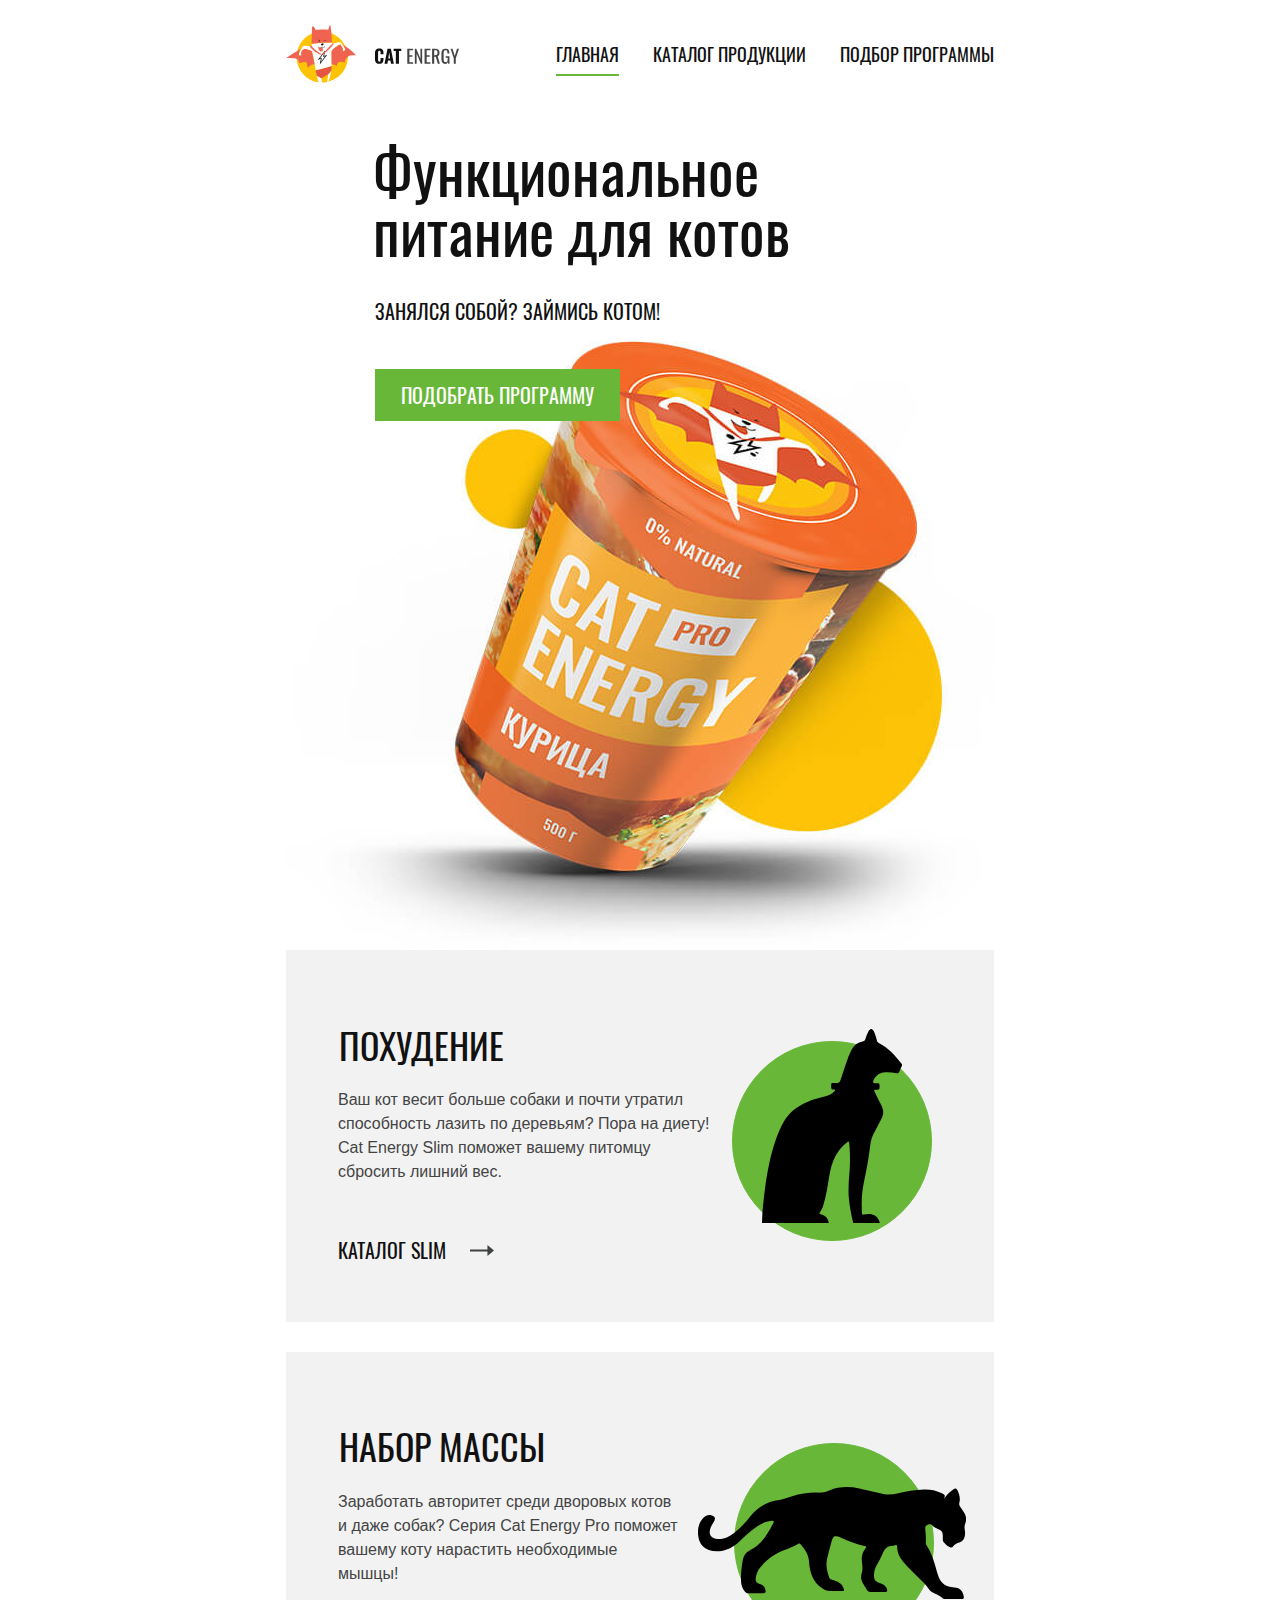
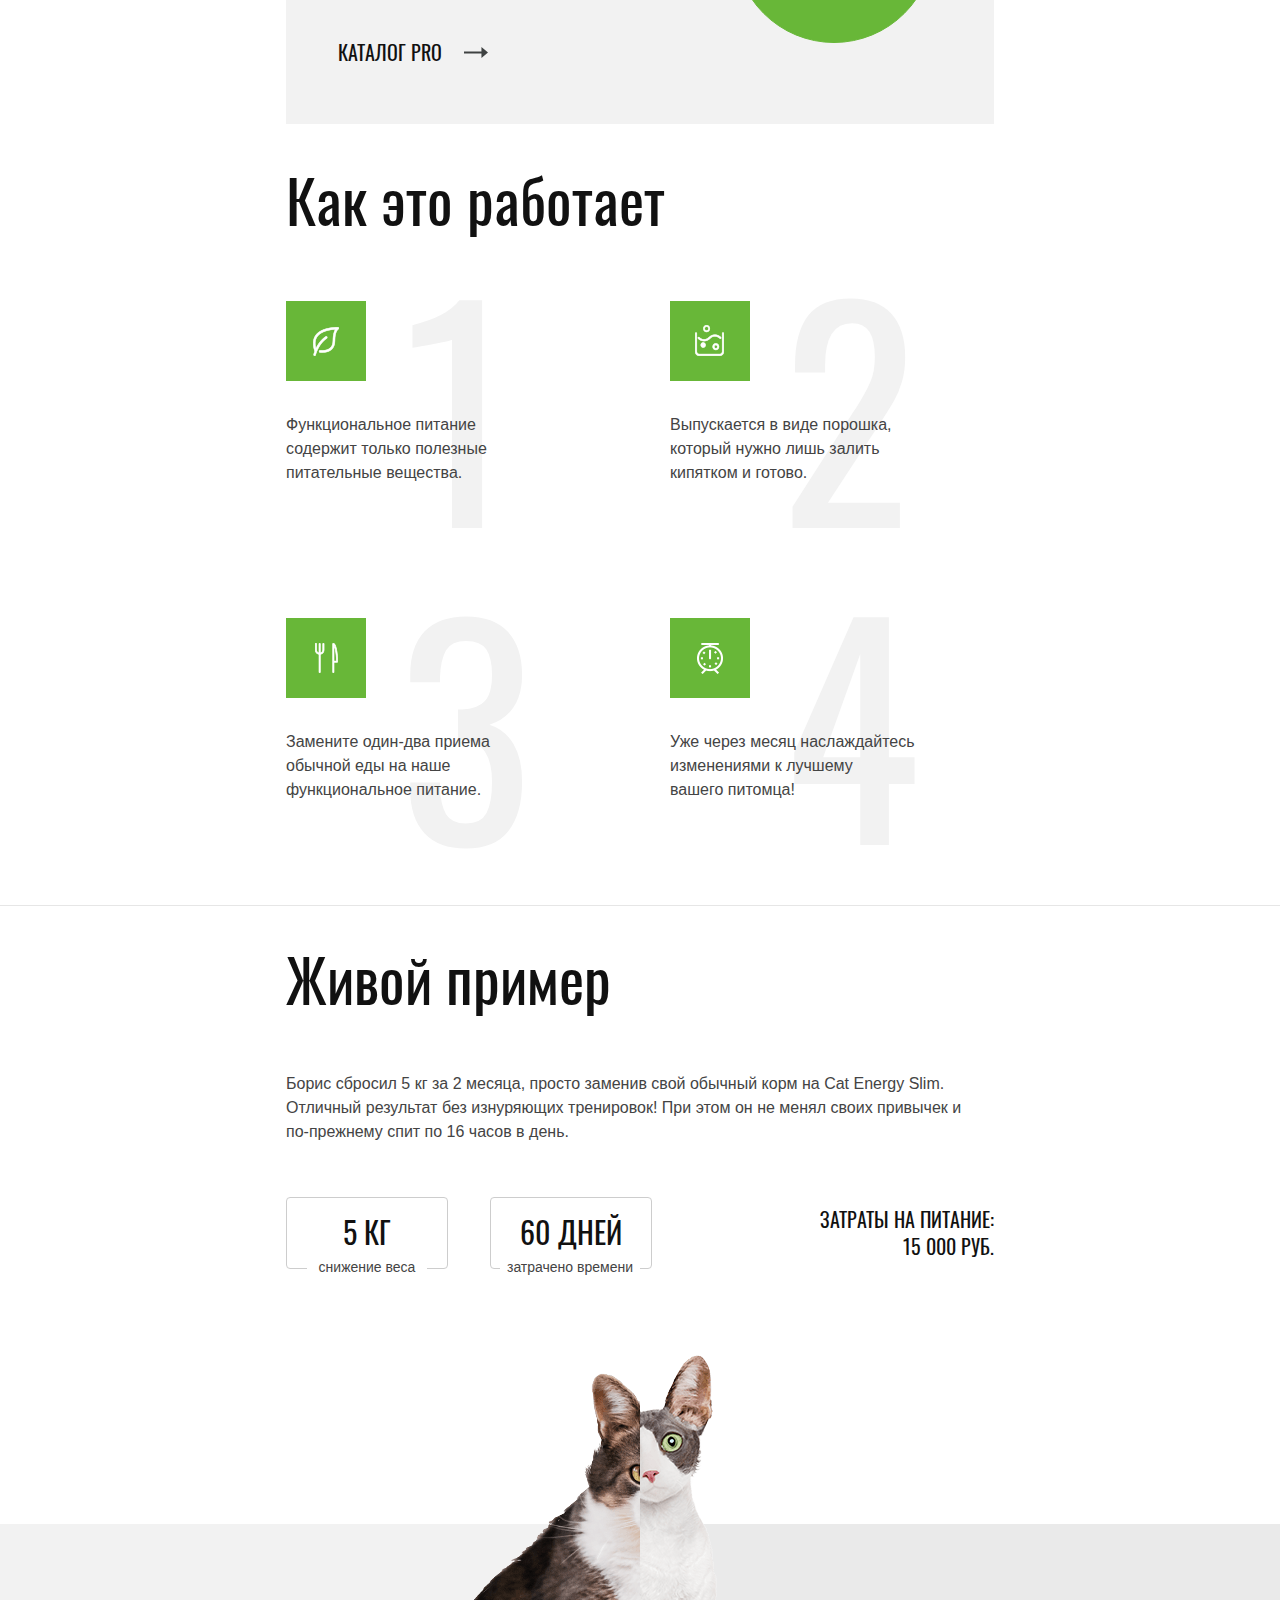
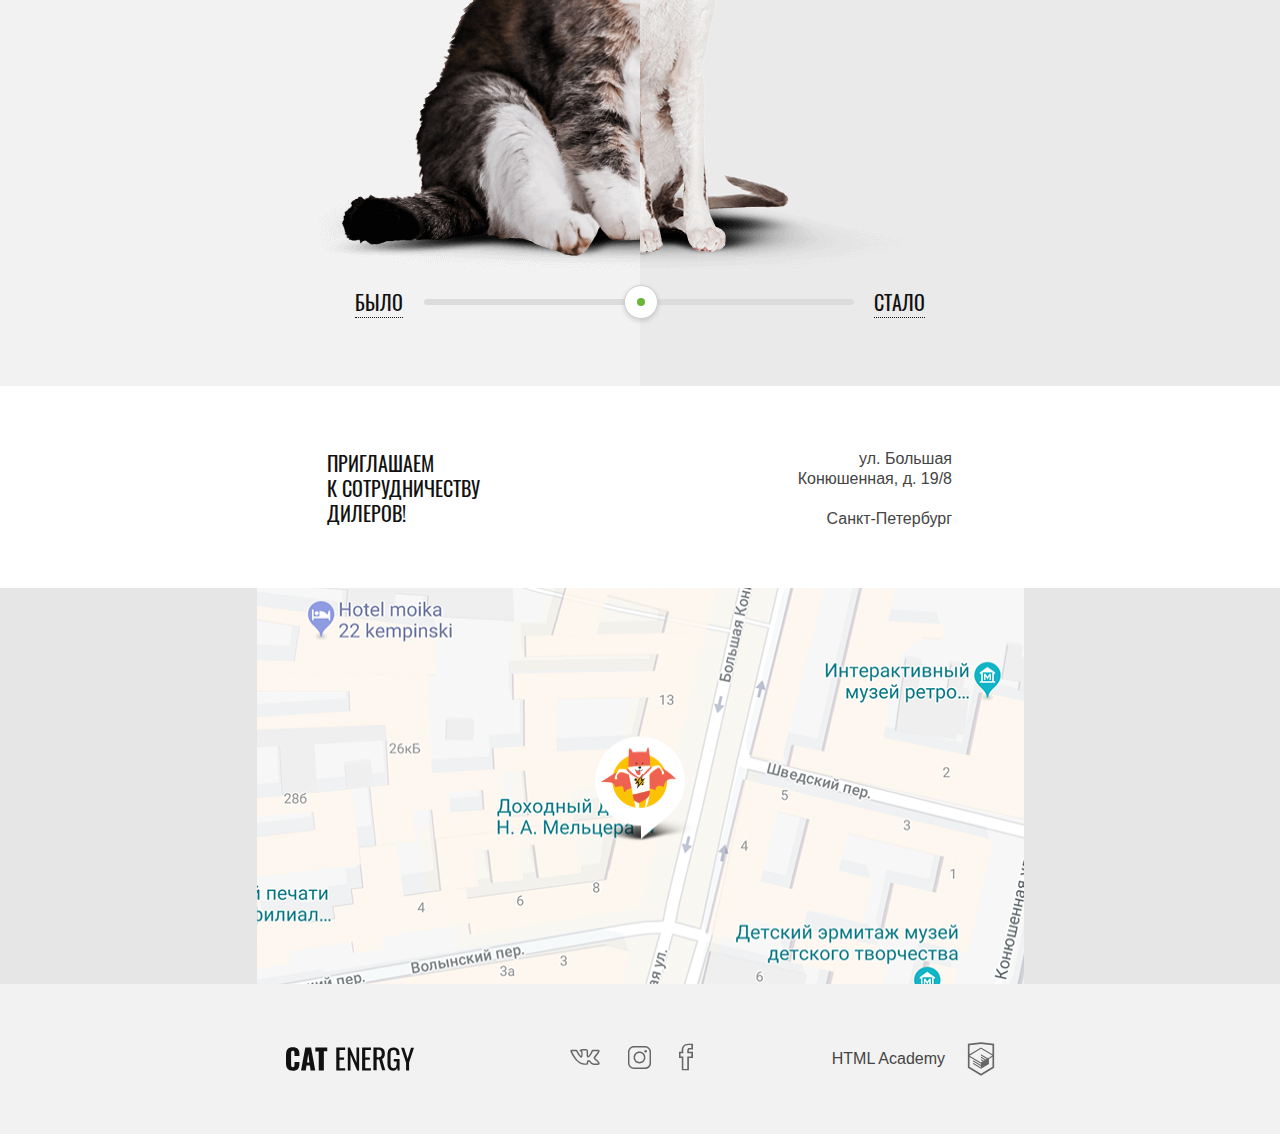
<file: index.html>
<!DOCTYPE html>
<html lang="ru">
  <head>
    <meta charset="utf-8">
    <meta name="viewport" content="width=device-width,initial-scale=1">
    <title>HTML Academy: Кэт энерджи</title>
    <link rel="preload" href="fonts/oswaldmedium.woff2" as="font" crossorigin="anonymous">
    <link rel="preload" href="fonts/oswaldregular.woff2" as="font" crossorigin="anonymous">
    <link rel="stylesheet" href="css/style.min.css">
    <script src="js/picturefill.min.js"></script>
  </head>
  <body>
    <header class="page-header">
      <a class="page-header__logo-link">
        <picture>
          <source media="(min-width: 1300px)" srcset="img/logo-desktop.svg">
          <source media="(min-width: 768px)" srcset="img/logo-tablet.svg">
          <img src="img/logo-mobile.svg" width="191" height="38" alt="Логотип Кэт энерджи">
        </picture>
      </a>
      <nav class="main-nav main-nav--opened">
        <button class="main-nav__toggle" type="button">
          <span class="visually-hidden">Открыть меню</span>
        </button>
        <ul class="main-nav__list site-list">
          <li class="site-list__item site-list__item--active">
            <a class="site-list__link">Главная</a>
          </li>
          <li class="site-list__item">
            <a class="site-list__link" href="catalog.html">Каталог продукции</a>
          </li>
          <li class="site-list__item">
            <a class="site-list__link" href="form.html">Подбор программы</a>
          </li>
        </ul>
      </nav>
    </header>
    <main class="page-main">
      <section class="nutrition-program">
        <div class="nutrition-program__wrapper">
          <h1 class="nutrition-program__title">Функциональное питание для котов</h1>
          <p class="nutrition-program__description">Занялся собой? Займись котом!</p>
          <a class="button nutrition-program__button" href="choose-program.html">Подобрать программу</a>
        </div>
      </section>
      <section class="product-category">
        <h2 class="visually-hidden">Категории продуктов Кэт энерджи</h2>
        <ul class="product-category__list category-list">
          <li class="category-list__item">
            <h3 class="category-list__title category-list__title--slim">Похудение</h3>
            <p class="category-list__description">Ваш кот весит больше собаки и почти утратил способность лазить по деревьям? Пора на диету! Cat Energy Slim поможет вашему питомцу сбросить лишний вес.</p>
            <a class="category-list__link category-list__link--icon-slim" href="product-slim.html">Каталог slim</a>
          </li>
          <li class="category-list__item">
            <h3 class="category-list__title category-list__title--pro">Набор массы</h3>
            <p class="category-list__description category-list__description--pro">Заработать авторитет среди дворовых котов и даже собак? Серия Cat Energy Pro поможет вашему коту нарастить необходимые мышцы!</p>
            <a class="category-list__link category-list__link--icon-pro" href="product-pro.html">Каталог pro</a>
          </li>
        </ul>
      </section>
      <section class="advantages">
        <h2 class="advantages-title">Как это работает</h2>
        <ul class="advantages-list">
          <li class="advantages__item advantages__item--substance">
            Функциональное питание содержит только полезные питательные вещества.
          </li>
          <li class="advantages__item advantages__item--powder">
            Выпускается в виде порошка, который нужно лишь залить кипятком и готово.
          </li>
          <li class="advantages__item advantages__item--meal">
            Замените один-два приема обычной еды на наше функциональное питание.
          </li>
          <li class="advantages__item advantages__item--period">
            Уже через месяц наслаждайтесь изменениями к лучшему
            <span class="advantages__item-br">вашего питомца!</span>
          </li>
        </ul>
      </section>
      <section class="example">
        <div class="example-wrapper">
          <div class="example__description-box">
            <h2 class="example__title">Живой пример</h2>
            <p class="example__description">Борис сбросил 5 кг за 2 месяца, просто заменив свой обычный корм на Cat Energy Slim. Отличный результат без изнуряющих тренировок! При этом он не менял своих привычек и по-прежнему спит по 16 часов в день.</p>
            <div class="example__table-stats">
              <p class="example__stats-weight">5 кг</p>
              <span class="example__stats-weight-position">снижение веса</span>
              <p class="example__stats-days">60 дней</p>
              <span class="example__stats-days-position">затрачено времени</span>
            </div>
            <p class="example-desc-stats">Затраты на питание:
              <span>15 000 руб.</span>
            </p>
          </div>
          <div class="slider">
            <div class="slider__wrapper">
              <div class="slider__wrapper-before"></div>
              <div class="slider__wrapper-after"></div>
            </div>
            <div class="slider__toggles">
              <button class="slider__toggle" type="button">Было</button>
              <div class="slider__toggle-condition">
                <div class="slider__before"></div>
                <div class="slider__after"></div>
              </div>
              <button class="slider__toggle" type="button">Стало</button>
            </div>
          </div>
        </div>
      </section>
      <section class="contacts contacts">
        <div class="contacts-box">
          <div class="contacts__wrapper">
            <h2 class="visually-hidden">Контакты</h2>
            <p class="contacts__title">Приглашаем<br>к сотрудничеству дилеров!</p>
            <address class="contacts__address">
              <p class="contacts__address-text">ул. Большая Конюшенная, д. 19/8
                <span>Санкт-Петербург</span>
              </p>
            </address>
          </div>
        </div>
        <div class="contacts__map">
          <iframe src="https://yandex.ru/map-widget/v1/?um=constructor%3A4387e1e3439a76347dcb749245c0358072bd40a5b1303ca1cd4c4c21fdecf2da&amp;source=constructor"></iframe>
        </div>
      </section>
    </main>
    <footer class="page-footer">
      <div class="page-footer__wrapper">
        <h2 class="visually-hidden">Обратная связь</h2>
        <a class="page-footer__logo">
          <img src="img/logo-footer.svg" width="128" height="24" alt="Логотип Кэт энерджи">
        </a>
        <ul class="social-list">
          <li class="social-list__item">
            <a class="social-list__link social-list__link--vk" href="https://vk.com/htmlacademy">
              <span class="visually-hidden">Вконтакте</span>
              <svg class="social-list__link-icon-vk" width="22" height="12" xmlns="http://www.w3.org/2000/svg" xmlns:xlink="http://www.w3.org/1999/xlink"><symbol id="icon-vk-mobile" viewbox="0 0 22 12"><path d="M17.6 12c-.3 0-.9-.1-1.5-.5-.5-.3-.9-.7-1.3-1.2-.3-.3-.9-.9-1.1-.9-.2.1-.4.7-.3 1.2 0 .1 0 .6-.3.9-.3.3-.8.4-.9.4h-1.4c-.7 0-3.2-.2-5.4-2.3C2.5 7.1.2 2.2.1 2 0 1.6-.1 1.2.2.9c.3-.3.8-.4 1-.4h3.1c.1 0 .4.1.7.3.3.2.4.5.5.6 0 0 .5 1.1 1.1 2 1 1.5 1.4 1.9 1.5 2 .1-.4.2-1.4.1-2.3 0-.4-.1-.8-.2-1-.1-.1-.3-.2-.5-.2l-.6-.5c0-.5.5-.9.9-1.1.5-.2 1.3-.3 2.3-.3h.5c.9 0 1.2.1 1.6.1 1.2.3 1.2 1.3 1.1 2.5v1.6c0 .3 0 .8.1 1 .2-.1.6-.5 1.5-1.9.6-.9 1-1.9 1.1-2.1.1-.3.4-.7 1.2-.7h3.4c.7 0 1.2.2 1.3.7.2.5.1 1.3-1.7 3.5-.3.3-.5.6-.7.9-.5.4-.9 1-.9 1.1 0 .1.5.5.9.9 1.1.9 1.9 1.7 2.2 2.3.4.6.3 1 .2 1.3-.3.7-1.2.7-1.4.8h-2.9zm-3.9-3.7c.7 0 1.2.6 1.8 1.2.4.4.7.8 1.1 1 .5.3 1 .3 1 .3h2.9c.1 0 .3-.1.4-.1 0 0 0-.1-.1-.1-.3-.5-1-1.3-2-2.1-.9-.7-1.3-1.1-1.4-1.7 0-.6.4-1.1 1.2-2.1.2-.2.4-.5.7-.8 1.1-1.4 1.4-2 1.5-2.3h-3.9c0 .4-.5 1.5-1.1 2.4-1.4 2.1-2 2.4-2.5 2.4-.1 0-.3 0-.4-.1-.7-.4-.7-1.4-.7-2.1V2.6c.1-1.3 0-1.3-.3-1.4-.3-.1-.5-.1-1.4-.1H10c-.5 0-1 0-1.4.1l.2.2c.4.5.4 1.5.4 1.7.1 1.3 0 2.9-.7 3.3-.1 0-.2.1-.4.1-.6 0-1.3-.7-2.5-2.5C5 2.9 4.5 1.8 4.5 1.8s0-.1-.1-.1-.2-.1-.2-.1h-3c.4.9 2.5 5 4.8 7.2 2 1.9 4.3 2 4.7 2h1.4s.2 0 .2-.1v-.1c0-.2 0-2 1.2-2.3h.2z"></path></symbol>
                <use xlink:href="#icon-vk-mobile"></use>
              </svg>
            </a>
          </li>
          <li class="social-list__item">
            <a class="social-list__link social-list__link--in" href="https://www.instagram.com/htmlacademy">
              <span class="visually-hidden">Инстаграм</span>
              <svg class="social-list__link-icon-in" width="16" height="16" xmlns="http://www.w3.org/2000/svg" xmlns:xlink="http://www.w3.org/1999/xlink"><symbol id="icon-insta-mobile" viewbox="0 0 16 16"><path class="st0" d="M11.8 1C13.6 1 15 2.4 15 4.2v7.7c0 1.7-1.4 3.1-3.1 3.1H4.2C2.4 15 1 13.6 1 11.8V4.2C1 2.4 2.4 1 4.2 1h7.6m0-1H4.2C1.9 0 0 1.9 0 4.2v7.7C0 14.1 1.9 16 4.2 16h7.7c2.3 0 4.2-1.9 4.2-4.2V4.2C16 1.9 14.1 0 11.8 0z"></path><path class="st0" d="M8 4.9c1.7 0 3.1 1.4 3.1 3.1 0 1.7-1.4 3.1-3.1 3.1-1.7 0-3.1-1.4-3.1-3.1 0-1.7 1.4-3.1 3.1-3.1m0-1C5.7 3.9 3.9 5.7 3.9 8s1.8 4.1 4.1 4.1 4.1-1.8 4.1-4.1S10.3 3.9 8 3.9z"></path><circle class="st0" cx="12.3" cy="3.7" r=".9"></circle></symbol>
                <use xlink:href="#icon-insta-mobile"></use>
              </svg>
            </a>
          </li>
          <li class="social-list__item">
            <a class="social-list__link social-list__link--fb" href="https://www.facebook.com/htmlacademy">
              <span class="visually-hidden">Фэйсбук</span>
              <svg class="social-list__link-icon-fb" width="10" height="19" xmlns="http://www.w3.org/2000/svg" xmlns:xlink="http://www.w3.org/1999/xlink"><symbol id="icon-fb-mobile" viewbox="0 0 10 19"><path d="M7.1 19H2v-8.8H0V5.8h1.9c-.1-2 .2-3.4 1.1-4.4C3.8.5 5 .1 6.5 0H10v4.2H7.2c-.1.2-.2.8-.2 1.6h3v4.4H7.1V19zm-4-1h2.8V9.1h2.9V6.8H5.9v-.5c0-1.4 0-2.6.7-3.1l.1-.1h2.1V1H6.5c-1.2.1-2 .4-2.6 1-.8.8-1 2.3-.8 4.2l.1.6H1.1v2.3h2V18z"></path></symbol>
                <use xlink:href="#icon-fb-mobile"></use>
              </svg>
            </a>
          </li>
        </ul>
        <section class="page-footer__copyright copyright">
          <h2 class="visually-hidden">Учеба в академии</h2>
          <a class="copyright__link" href="https://htmlacademy.ru/intensive/adaptive">HTML Academy</a>
          <a class="copyright__logo" href="https://htmlacademy.ru/intensive/adaptive">
            <span class="visually-hidden">htmlacademy.ru</span>
            <svg class="copyright__logo-icon-academy" width="40" height="40" xmlns="http://www.w3.org/2000/svg" xmlns:xlink="http://www.w3.org/1999/xlink"><symbol id="icon-logo-htmlacademy" viewbox="0 0 60 60"><path d="M30.2 5H30L10.3 7.1v36.2L30 55l19.7-11.7V7.1L30.2 5zm17 36.8L30 52 12.8 41.8V27l17.1 10.2V39l-11.7-7v1.8L30 40.9v1.9l-11.8-7v1.8l11.8 7 11.9-7.1v-7.6l5.3-3.2v15.1zm-.1-17l-4.7 2.8-2.2 1.3-10.3-6.1v1.8l8.8 5.3h-.1l-.2.1-1.3.7-7.3-4.3v1.8l5.8 3.4-1.4.9-4.3-2.6v1.8l2.9 1.7-2.9 1.7-17-10.1 17-10.2 17.2 10zm.1-1.8L29.9 12.8 12.8 23V9.4L30 7.6l17.2 1.8V23z"></path></symbol>
              <use xlink:href="#icon-logo-htmlacademy"></use>
            </svg>
          </a>
        </section>
      </div>
    </footer>
    <script src="js/scripts.min.js"></script>
  </body>
</html>
</file>
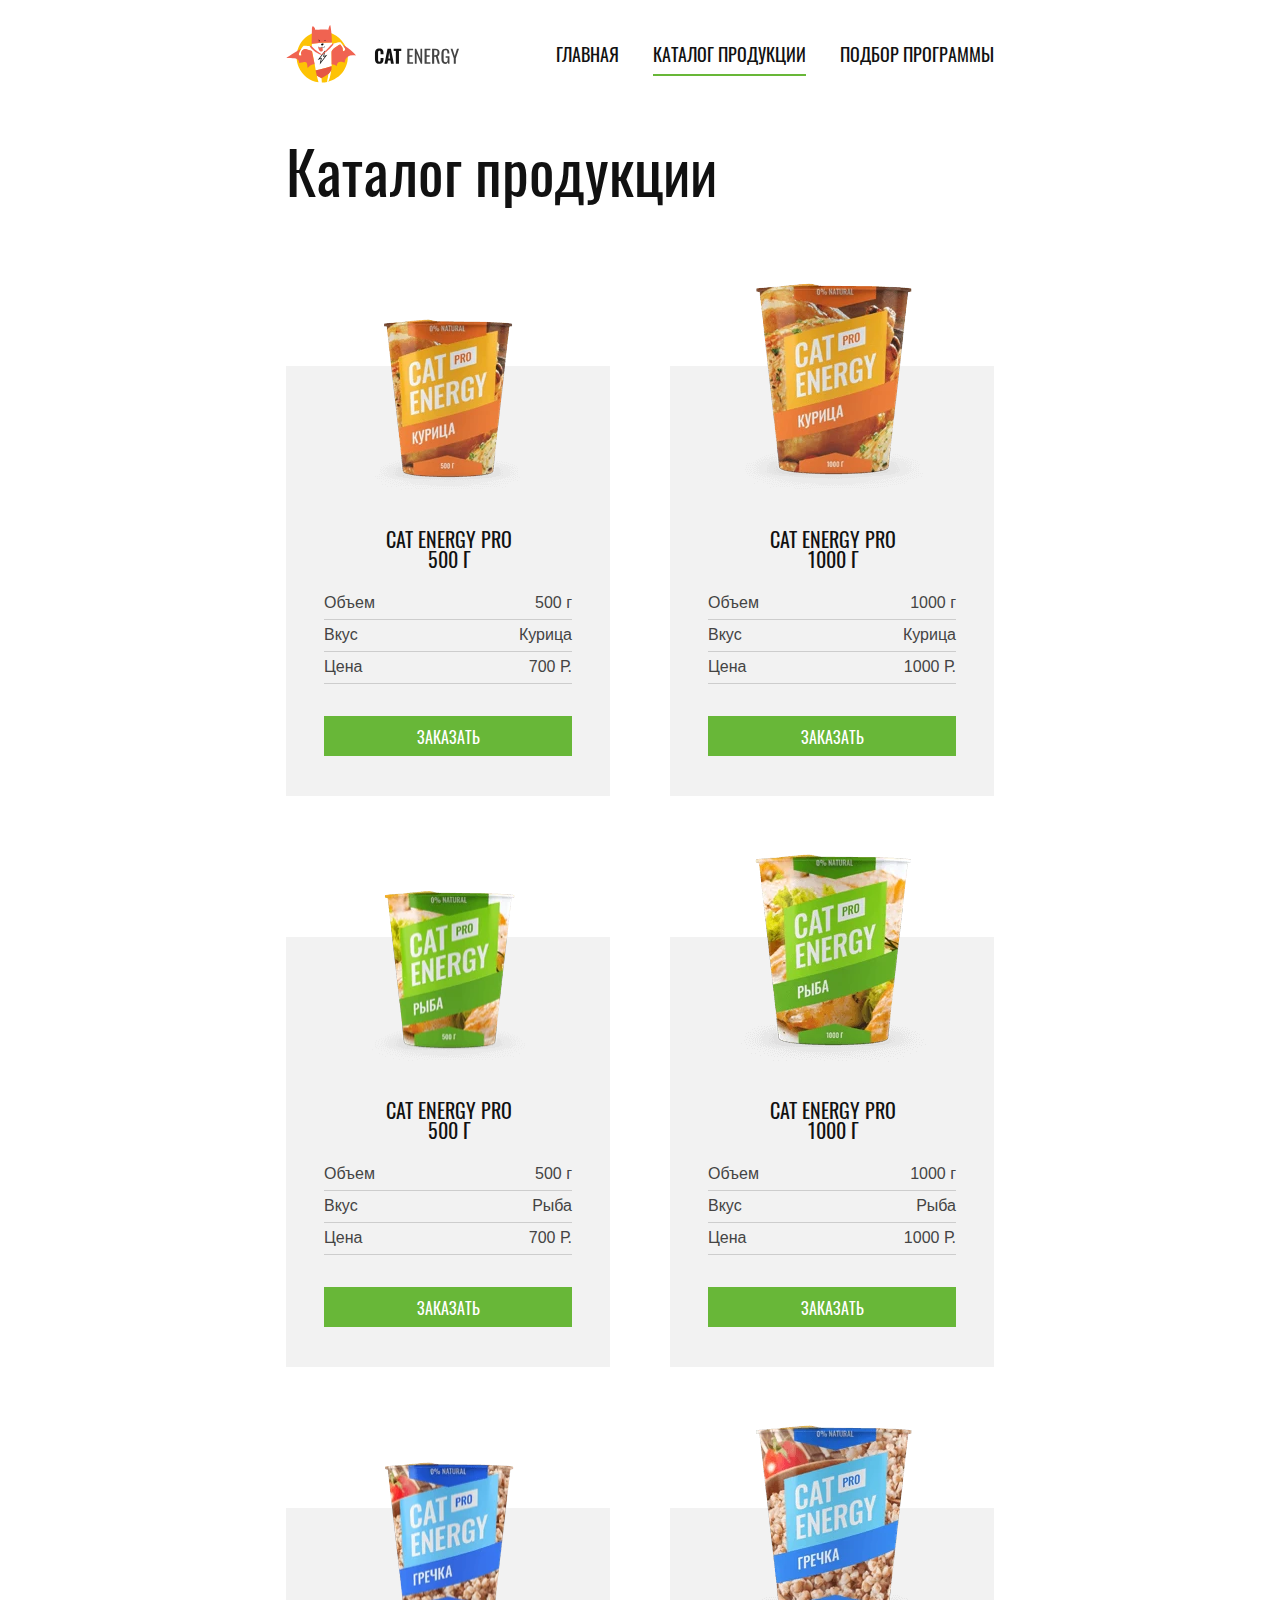
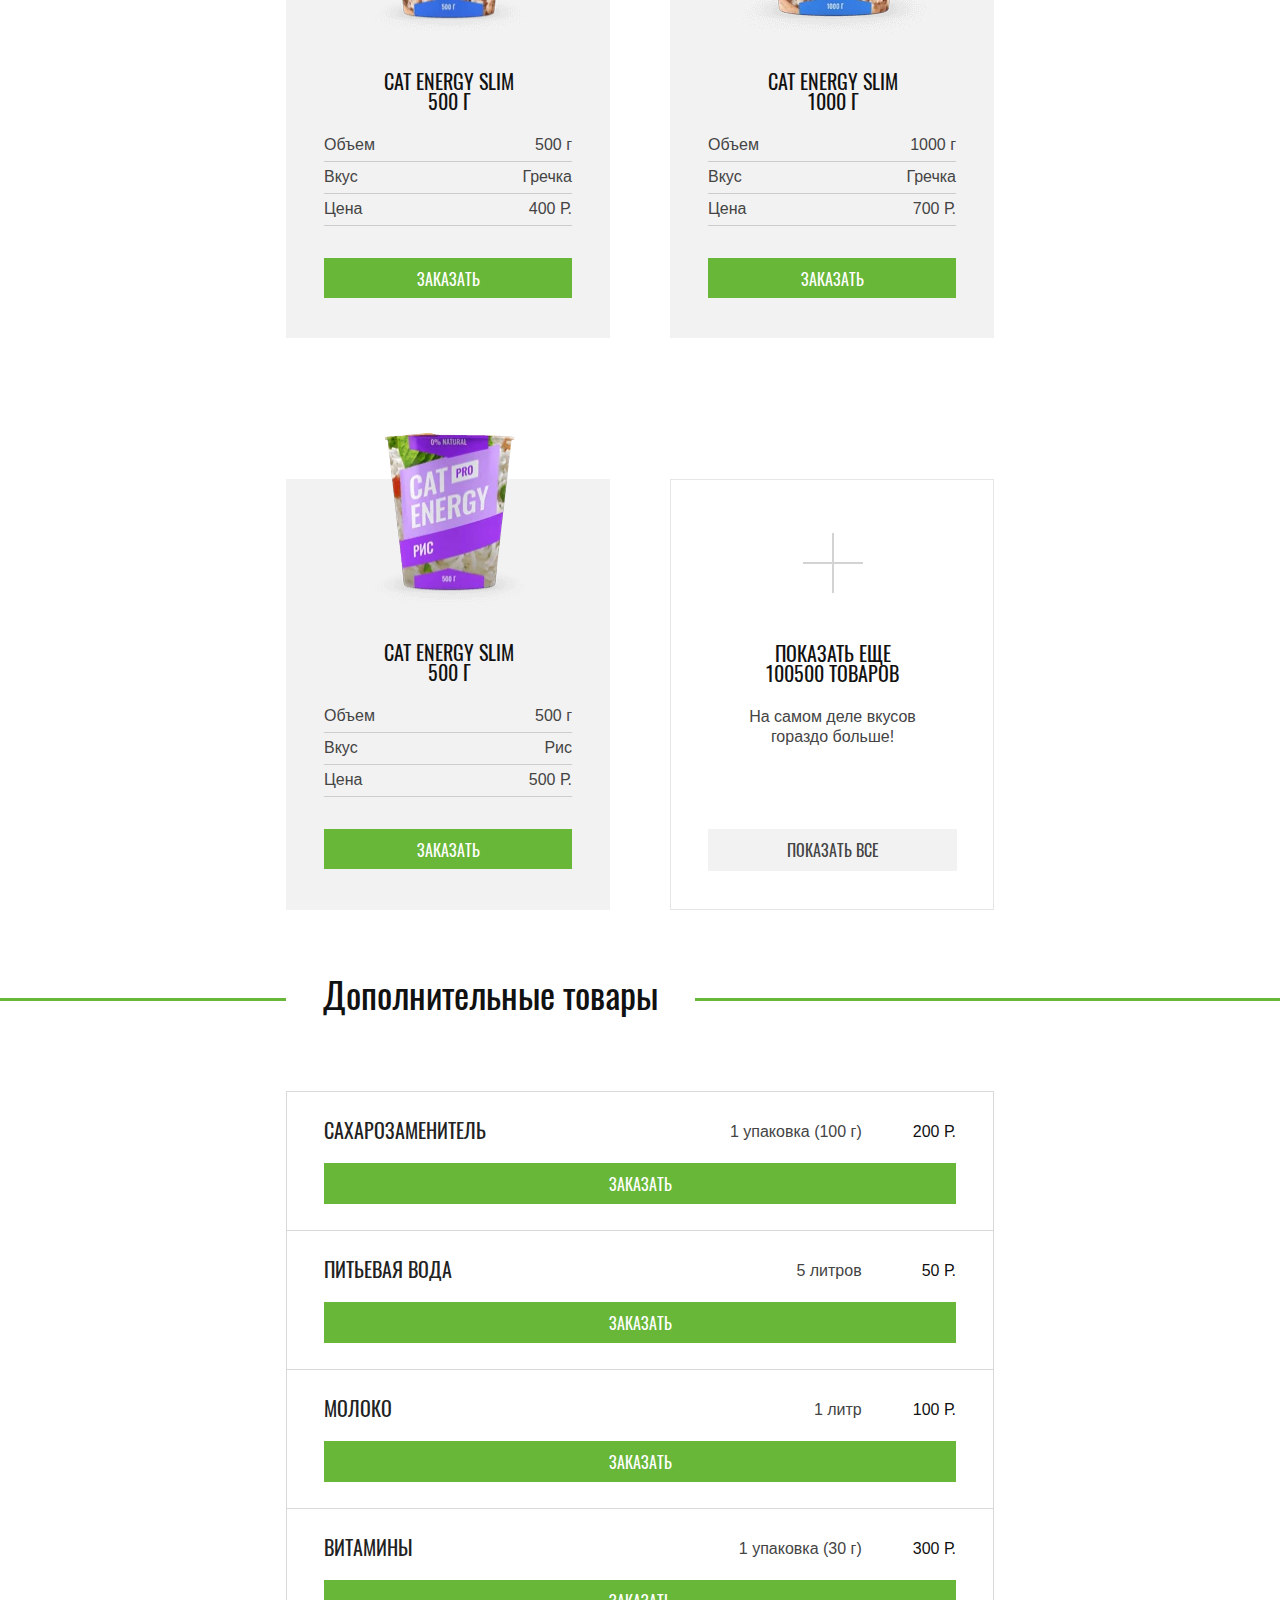
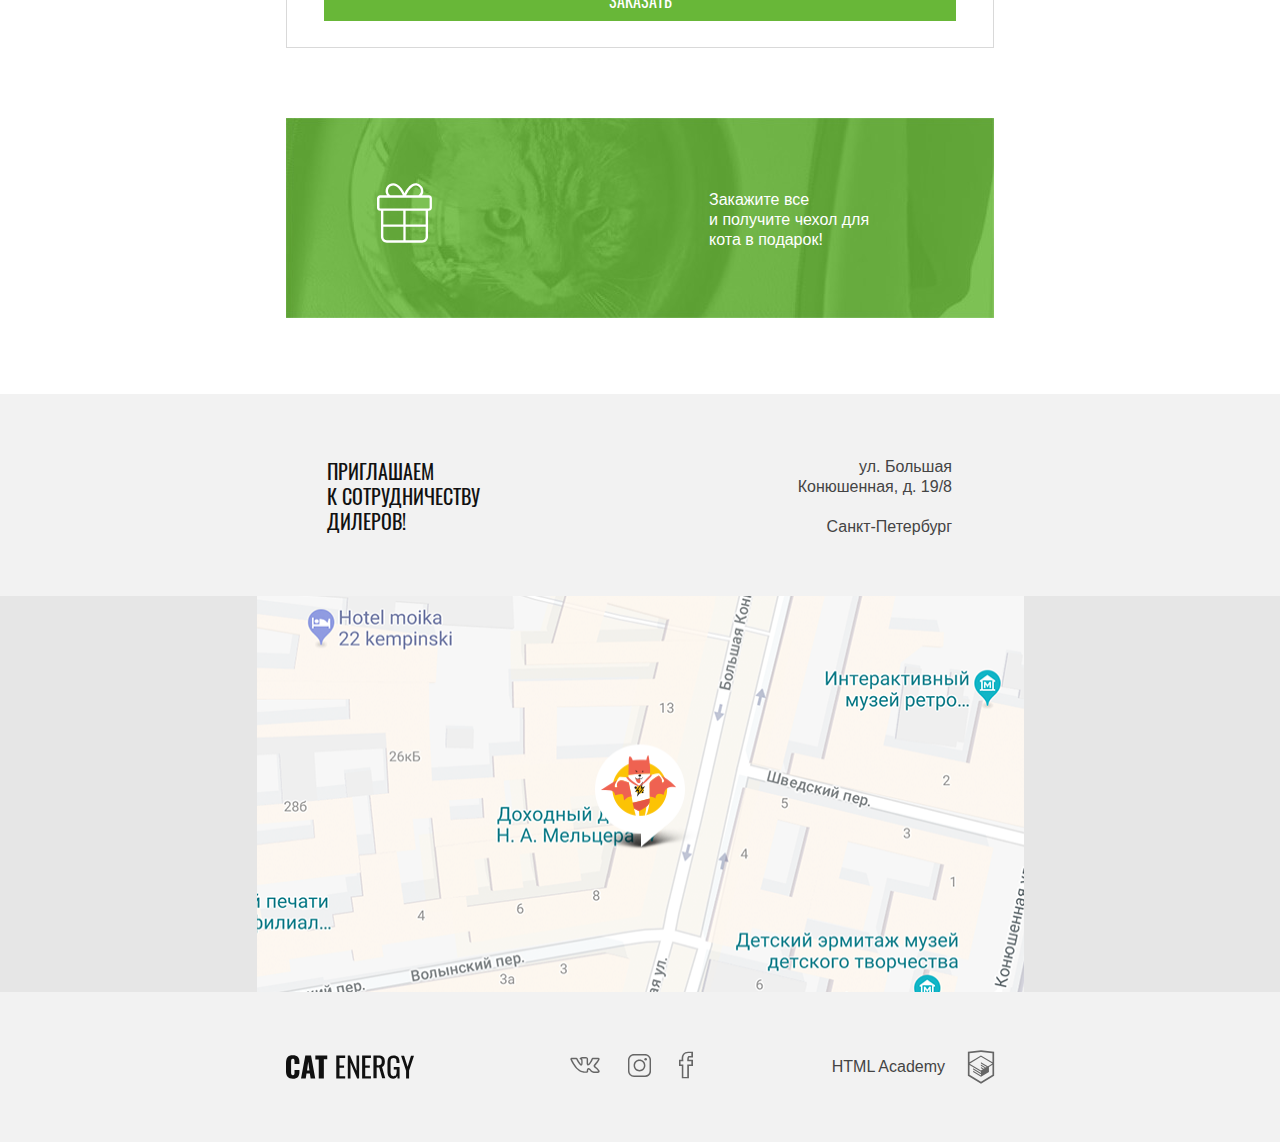
<file: catalog.html>
<!DOCTYPE html>
<html lang="ru">
  <head>
    <meta charset="utf-8">
    <meta name="viewport" content="width=device-width,initial-scale=1">
    <title>HTML Academy: Кэт энерджи</title>
    <link rel="preload" href="fonts/oswaldmedium.woff2" as="font" crossorigin="anonymous">
    <link rel="preload" href="fonts/oswaldregular.woff2" as="font" crossorigin="anonymous">
    <link rel="stylesheet" href="css/style.min.css">
    <script src="js/picturefill.min.js"></script>
  </head>
  <body>
    <header class="page-header">
      <a class="page-header__logo-link" href="index.html">
        <picture>
          <source media="(min-width: 1300px)" srcset="img/logo-desktop.svg">
          <source media="(min-width: 768px)" srcset="img/logo-tablet.svg">
          <img src="img/logo-mobile.svg" width="191" height="38" alt="Логотип Кэт энерджи">
        </picture>
      </a>
      <nav class="main-nav main-nav--opened">
        <button class="main-nav__toggle" type="button">
          <span class="visually-hidden">Открыть меню</span>
        </button>
        <ul class="main-nav__list site-list">
          <li class="site-list__item">
            <a class="site-list__link site-list__link--color" href="index.html">Главная</a>
          </li>
          <li class="site-list__item site-list__item--current">
            <a class="site-list__link site-list__link--color">Каталог продукции</a>
          </li>
          <li class="site-list__item">
            <a class="site-list__link site-list__link--color" href="form.html">Подбор программы</a>
          </li>
        </ul>
      </nav>
    </header>
    <main class="page-main">
      <section class="catalog">
        <h2 class="catalog__title">Каталог продукции</h2>
        <ul class="catalog-list catalog-products">
          <li class="catalog-products__item">
            <article class="catalog__product">
              <a class="catalog-products__image" href="abracadabra.html">
                <picture>
                  <source type="image/webp" media="(min-width: 1300px)" srcset="img/chicken-small-desktop@1x.webp 1x, img/chicken-small-desktop@2x.webp 2x">
                  <source type="image/webp" media="(min-width: 768px)" srcset="img/chicken-small-tablet@1x.webp 1x, img/chicken-small-tablet@2x.webp 2x">
                  <source type="image/webp" srcset="img/chicken-small-mobile@1x.webp 1x, img/chicken-small-mobile@2x.webp 2x">

                  <source media="(min-width: 1300px)" srcset="img/chicken-small-desktop@1x.png 1x, img/chicken-small-desktop@2x.png 2x">
                  <source media="(min-width: 768px)" srcset="img/chicken-small-tablet@1x.png 1x, img/chicken-small-tablet@2x.png 2x">
                  <img class="catalog-products__image-small" src="img/chicken-small-mobile@1x.jpg" srcset="img/chicken-small-mobile@2x.jpg 2x" width="140" height="144" alt="Корм со вкусом курицы Cat Energy PRO 500г">
                </picture>
              </a>
              <div class="catalog-products__info">
                <h3 class="catalog-products__title">
                  <a class="catalog-products__link" href="abracadabra.html">Cat Energy PRO 500 г</a>
                </h3>
                <table class="catalog-products__table">
                  <tr class="catalog-products__tr">
                    <td class="catalog-products__td">Объем</td>
                    <td class="catalog-products__td">500 г</td>
                  </tr>
                  <tr class="catalog-products__tr">
                    <td class="catalog-products__td">Вкус</td>
                    <td class="catalog-products__td">Курица</td>
                  </tr>
                  <tr class="catalog-products__tr">
                    <td class="catalog-products__td">Цена</td>
                    <td class="catalog-products__td">700 Р.</td>
                  </tr>
                </table>
              </div>
              <a class="catalog-products__btn button" href="order-registration.html">Заказать</a>
            </article>
          </li>
          <li class="catalog-products__item">
            <article class="catalog__product">
              <a class="catalog-products__image" href="abracadabra.html">
                <picture>
                  <source type="image/webp" media="(min-width: 1300px)" srcset="img/chicken-big-desktop@1x.webp 1x, img/chicken-big-desktop@2x.webp 2x">
                  <source type="image/webp" media="(min-width: 768px)" srcset="img/chicken-big-tablet@1x.webp 1x, img/chicken-big-tablet@2x.webp 2x">
                  <source type="image/webp" srcset="img/chicken-big-mobile@1x.webp 1x, img/chicken-big-mobile@2x.webp 2x">

                  <source media="(min-width: 1300px)" srcset="img/chicken-big-desktop@1x.png 1x, img/chicken-big-desktop@2x.png 2x">
                  <source media="(min-width: 768px)" srcset="img/chicken-big-tablet@1x.png 1x, img/chicken-big-tablet@2x.png 2x">
                  <img class="catalog-products__image-big" src="img/chicken-big-mobile@1x.jpg" srcset="img/chicken-big-mobile@2x.jpg 2x" width="140" height="144" alt="Корм со вкусом курицы Cat Energy PRO 1000г">
                </picture>
              </a>
              <div class="catalog-products__info">
                <h3 class="catalog-products__title">
                  <a class="catalog-products__link" href="abracadabra.html">Cat Energy PRO 1000 г</a>
                </h3>
                <table class="catalog-products__table">
                  <tr class="catalog-products__tr">
                    <td class="catalog-products__td">Объем</td>
                    <td class="catalog-products__td">1000 г</td>
                  </tr>
                  <tr class="catalog-products__tr">
                    <td class="catalog-products__td">Вкус</td>
                    <td class="catalog-products__td">Курица</td>
                  </tr>
                  <tr class="catalog-products__tr">
                    <td class="catalog-products__td">Цена</td>
                    <td class="catalog-products__td">1000 Р.</td>
                  </tr>
                </table>
              </div>
              <a class="catalog-products__btn button" href="order-registration.html">Заказать</a>
            </article>
          </li>
          <li class="catalog-products__item">
            <article class="catalog__product">
              <a class="catalog-products__image" href="abracadabra.html">
                <picture>
                  <source type="image/webp" media="(min-width: 1300px)" srcset="img/fish-small-desktop@1x.webp 1x, img/fish-small-desktop@2x.webp 2x">
                  <source type="image/webp" media="(min-width: 768px)" srcset="img/fish-small-tablet@1x.webp 1x, img/fish-small-tablet@2x.webp 2x">
                  <source type="image/webp" srcset="img/fish-small-mobile@1x.webp 1x, img/fish-small-mobile@2x.webp 2x">

                  <source media="(min-width: 1300px)" srcset="img/fish-small-desktop@1x.png 1x, img/fish-small-desktop@2x.png 2x">
                  <source media="(min-width: 768px)" srcset="img/fish-small-tablet@1x.png 1x, img/fish-small-tablet@2x.png 2x">
                  <img class="catalog-products__image-small" src="img/fish-small-mobile@1x.jpg" srcset="img/fish-small-mobile@2x.jpg 2x" width="140" height="144" alt="Корм со вкусом курицы Cat Energy PRO 1000г">
                </picture>
              </a>
              <div class="catalog-products__info">
                <h3 class="catalog-products__title">
                  <a class="catalog-products__link" href="abracadabra.html">Cat Energy PRO 500 г</a>
                </h3>
                <table class="catalog-products__table">
                  <tr class="catalog-products__tr">
                    <td class="catalog-products__td">Объем</td>
                    <td class="catalog-products__td">500 г</td>
                  </tr>
                  <tr class="catalog-products__tr">
                    <td class="catalog-products__td">Вкус</td>
                    <td class="catalog-products__td">Рыба</td>
                  </tr>
                  <tr class="catalog-products__tr">
                    <td class="catalog-products__td">Цена</td>
                    <td class="catalog-products__td">700 Р.</td>
                  </tr>
                </table>
              </div>
              <a class="catalog-products__btn button" href="order-registration.html">Заказать</a>
            </article>
          </li>
          <li class="catalog-products__item">
            <article class="catalog__product">
              <a class="catalog-products__image" href="abracadabra.html">
                <picture>
                  <source type="image/webp" media="(min-width: 1300px)" srcset="img/fish-big-desktop@1x.webp 1x, img/fish-big-desktop@2x.webp 2x">
                  <source type="image/webp" media="(min-width: 768px)" srcset="img/fish-big-tablet@1x.webp 1x, img/fish-big-tablet@2x.webp 2x">
                  <source type="image/webp" srcset="img/fish-big-mobile@1x.webp 1x, img/fish-big-mobile@2x.webp 2x">

                  <source media="(min-width: 1300px)" srcset="img/fish-big-desktop@1x.png 1x, img/fish-big-desktop@2x.png 2x">
                  <source media="(min-width: 768px)" srcset="img/fish-big-tablet@1x.png 1x, img/fish-big-tablet@2x.png 2x">
                  <img class="catalog-products__image-big" src="img/fish-big-mobile@1x.jpg" srcset="img/fish-big-mobile@2x.jpg 2x" width="140" height="144" alt="Корм со вкусом курицы Cat Energy PRO 1000г">
                </picture>
              </a>
              <div class="catalog-products__info">
                <h3 class="catalog-products__title">
                  <a class="catalog-products__link" href="abracadabra.html">Cat Energy PRO 1000 г</a>
                </h3>
                <table class="catalog-products__table">
                  <tr class="catalog-products__tr">
                    <td class="catalog-products__td">Объем</td>
                    <td class="catalog-products__td">1000 г</td>
                  </tr>
                  <tr class="catalog-products__tr">
                    <td class="catalog-products__td">Вкус</td>
                    <td class="catalog-products__td">Рыба</td>
                  </tr>
                  <tr class="catalog-products__tr">
                    <td class="catalog-products__td">Цена</td>
                    <td class="catalog-products__td">1000 Р.</td>
                  </tr>
                </table>
              </div>
              <a class="catalog-products__btn button" href="order-registration.html">Заказать</a>
            </article>
          </li>
          <li class="catalog-products__item">
            <article class="catalog__product">
              <a class="catalog-products__image" href="abracadabra.html">
                <picture>
                  <source type="image/webp" media="(min-width: 1300px)" srcset="img/buckwheat-small-desktop@1x.webp 1x, img/buckwheat-small-desktop@2x.webp 2x">
                  <source type="image/webp" media="(min-width: 768px)" srcset="img/buckwheat-small-tablet@1x.webp 1x, img/buckwheat-small-tablet@2x.webp 2x">
                  <source type="image/webp" srcset="img/buckwheat-small-mobile@1x.webp 1x, img/buckwheat-small-mobile@2x.webp 2x">

                  <source media="(min-width: 1300px)" srcset="img/buckwheat-small-desktop@1x.png 1x, img/buckwheat-small-desktop@2x.png 2x">
                  <source media="(min-width: 768px)" srcset="img/buckwheat-small-tablet@1x.png 1x, img/buckwheat-small-tablet@2x.png 2x">
                  <img class="catalog-products__image-small" src="img/buckwheat-small-mobile@1x.jpg" srcset="img/buckwheat-small-mobile@2x.jpg 2x" width="140" height="144" alt="Корм со вкусом курицы Cat Energy PRO 1000г">
                </picture>
              </a>
              <div class="catalog-products__info">
                <h3 class="catalog-products__title">
                  <a class="catalog-products__link" href="abracadabra.html">Cat Energy SLIM 500 г</a>
                </h3>
                <table class="catalog-products__table">
                  <tr class="catalog-products__tr">
                    <td class="catalog-products__td">Объем</td>
                    <td class="catalog-products__td">500 г</td>
                  </tr>
                  <tr class="catalog-products__tr">
                    <td class="catalog-products__td">Вкус</td>
                    <td class="catalog-products__td">Гречка</td>
                  </tr>
                  <tr class="catalog-products__tr">
                    <td class="catalog-products__td">Цена</td>
                    <td class="catalog-products__td">400 Р.</td>
                  </tr>
                </table>
              </div>
              <a class="catalog-products__btn button" href="order-registration.html">Заказать</a>
            </article>
          </li>
          <li class="catalog-products__item">
            <article class="catalog__product">
              <a class="catalog-products__image" href="abracadabra.html">
                <picture>
                    <source type="image/webp" media="(min-width: 1300px)" srcset="img/buckwheat-big-desktop@1x.webp 1x, img/buckwheat-big-desktop@2x.webp 2x">
                    <source type="image/webp" media="(min-width: 768px)" srcset="img/buckwheat-big-tablet@1x.webp 1x, img/buckwheat-big-tablet@2x.webp 2x">
                    <source type="image/webp" srcset="img/buckwheat-big-mobile@1x.webp 1x, img/buckwheat-big-mobile@2x.webp 2x">

                    <source media="(min-width: 1300px)" srcset="img/buckwheat-big-desktop@1x.png 1x, img/buckwheat-big-desktop@2x.png 2x">
                    <source media="(min-width: 768px)" srcset="img/buckwheat-big-tablet@1x.png 1x, img/buckwheat-big-tablet@2x.png 2x">
                    <img class="catalog-products__image-big" src="img/buckwheat-big-mobile@1x.jpg" srcset="img/buckwheat-big-mobile@2x.jpg 2x" width="140" height="144" alt="Корм со вкусом курицы Cat Energy PRO 1000г">
                </picture>
              </a>
              <div class="catalog-products__info">
                <h3 class="catalog-products__title">
                  <a class="catalog-products__link" href="abracadabra.html">Cat Energy SLIM 1000 г</a>
                </h3>
                <table class="catalog-products__table">
                  <tr class="catalog-products__tr">
                    <td class="catalog-products__td">Объем</td>
                    <td class="catalog-products__td">1000 г</td>
                  </tr>
                  <tr class="catalog-products__tr">
                    <td class="catalog-products__td">Вкус</td>
                    <td class="catalog-products__td">Гречка</td>
                  </tr>
                  <tr class="catalog-products__tr">
                    <td class="catalog-products__td">Цена</td>
                    <td class="catalog-products__td">700 Р.</td>
                  </tr>
                </table>
              </div>
              <a class="catalog-products__btn button" href="order-registration.html">Заказать</a>
            </article>
          </li>
          <li class="catalog-products__item">
            <article class="catalog__product">
              <a class="catalog-products__image" href="abracadabra.html">
                <picture>
                  <source type="image/webp" media="(min-width: 1300px)" srcset="img/rice-small-desktop@1x.webp 1x, img/rice-small-desktop@2x.webp 2x">
                  <source type="image/webp" media="(min-width: 768px)" srcset="img/rice-small-tablet@1x.webp 1x, img/rice-small-tablet@2x.webp 2x">
                  <source type="image/webp" srcset="img/rice-small-mobile@1x.webp 1x, img/rice-small-mobile@2x.webp 2x">

                  <source media="(min-width: 1300px)" srcset="img/rice-small-desktop@1x.png 1x, img/rice-small-desktop@2x.png 2x">
                  <source media="(min-width: 768px)" srcset="img/rice-small-tablet@1x.png 1x, img/rice-small-tablet@2x.png 2x">
                  <img class="catalog-products__image-small" src="img/rice-small-mobile@1x.jpg" srcset="img/rice-small-mobile@2x.jpg 2x" width="140" height="144" alt="Корм со вкусом курицы Cat Energy PRO 1000г">
                </picture>
              </a>
              <div class="catalog-products__info">
                <h3 class="catalog-products__title">
                  <a class="catalog-products__link" href="abracadabra.html">Cat Energy SLIM 500 г</a>
                </h3>
                <table class="catalog-products__table">
                  <tr class="catalog-products__tr">
                    <td class="catalog-products__td">Объем</td>
                    <td class="catalog-products__td">500 г</td>
                  </tr>
                  <tr class="catalog-products__tr">
                    <td class="catalog-products__td">Вкус</td>
                    <td class="catalog-products__td">Рис</td>
                  </tr>
                  <tr class="catalog-products__tr">
                    <td class="catalog-products__td">Цена</td>
                    <td class="catalog-products__td">500 Р.</td>
                  </tr>
                </table>
              </div>
              <a class="catalog-products__btn button" href="order-registration.html">Заказать</a>
            </article>
          </li>
          <li class="catalog-products__item">
            <article class="other-product">
              <span class="visually-hidden other-product__link-text">Показать больше товаров</span>
              <h3 class="other-product__title">Показать еще 100500 товаров</h3>
              <p class="other-product__description">На самом деле вкусов гораздо больше!</p>
              <a class="other-product__link button" href="great-product.html">Показать все</a>
            </article>
          </li>
        </ul>
      </section>
      <section class="additional-goods">
        <header class="additional-goods__wrapper">
          <h2 class="additional-goods__title">
            <span>Дополнительные товары</span>
          </h2>
            <ul class="additional-goods__list additional-products">
              <li class="additional-products__item">
                <h3 class="additional-products__title">Сахарозаменитель</h3>
                <div class="additional-products__info">
                  <p class="additional-products__description">1 упаковка (100 г)</p>
                  <p class="additional-products__price">200 Р.</p>
                </div>
                <button class="additional-products__button button">Заказать</button>
              </li>
              <li class="additional-products__item">
                <h3 class="additional-products__title">Питьевая вода</h3>
                <div class="additional-products__info">
                  <p class="additional-products__description">5 литров</p>
                  <p class="additional-products__price additional-products__price--box">50 Р.</p>
                </div>
                <button class="additional-products__button button">Заказать</button>
              </li>
              <li class="additional-products__item">
                <h3 class="additional-products__title">Молоко</h3>
                <div class="additional-products__info">
                  <p class="additional-products__description">1 литр</p>
                  <p class="additional-products__price">100 Р.</p>
                </div>
                <button class="additional-products__button button">Заказать</button>
              </li>
              <li class="additional-products__item">
                <h3 class="additional-products__title">Витамины</h3>
                <div class="additional-products__info">
                  <p class="additional-products__description">1 упаковка (30 г)</p>
                  <p class="additional-products__price">300 Р.</p>
                </div>
                <button class="additional-products__button button">Заказать</button>
              </li>
            </ul>
            <section class="bonus-product">
              <h2 class="visually-hidden">Подарок от Кэт энерджи</h2>
              <div class="bonus-product__content">
                <img class="bonus-product__image" src="img/icon-gift.svg" width="55" height="60" alt="Логотип подарка">
                <p class="bonus-product__description">Закажите все<br>и получите чехол для кота в подарок!</p>
              </div>
            </section>
        </header>
      </section>
      <section class="contacts contacts-catalog">
        <div class="contacts-box">
          <div class="contacts__wrapper contacts-catalog">
            <h2 class="visually-hidden">Контакты</h2>
            <p class="contacts__title">Приглашаем<br>к сотрудничеству дилеров!</p>
            <address class="contacts__address">
              <p class="contacts__address-text">ул. Большая Конюшенная, д. 19/8
                <span>Санкт-Петербург</span>
              </p>
            </address>
          </div>
        </div>
        <div class="contacts__map">
          <iframe src="https://yandex.ru/map-widget/v1/?um=constructor%3A4387e1e3439a76347dcb749245c0358072bd40a5b1303ca1cd4c4c21fdecf2da&amp;source=constructor"></iframe>
        </div>
      </section>
    </main>
    <footer class="page-footer">
      <div class="page-footer__wrapper">
        <h2 class="visually-hidden">Обратная связь</h2>
        <a class="page-footer__logo">
          <img src="img/logo-footer.svg" width="128" height="24" alt="Логотип Кэт энерджи">
        </a>
        <ul class="social-list">
          <li class="social-list__item">
            <a class="social-list__link social-list__link--vk" href="https://vk.com/htmlacademy">
              <span class="visually-hidden">Вконтакте</span>
              <svg class="social-list__link-icon-vk" width="22" height="12" xmlns="http://www.w3.org/2000/svg" xmlns:xlink="http://www.w3.org/1999/xlink"><symbol id="icon-vk-mobile" viewbox="0 0 22 12"><path d="M17.6 12c-.3 0-.9-.1-1.5-.5-.5-.3-.9-.7-1.3-1.2-.3-.3-.9-.9-1.1-.9-.2.1-.4.7-.3 1.2 0 .1 0 .6-.3.9-.3.3-.8.4-.9.4h-1.4c-.7 0-3.2-.2-5.4-2.3C2.5 7.1.2 2.2.1 2 0 1.6-.1 1.2.2.9c.3-.3.8-.4 1-.4h3.1c.1 0 .4.1.7.3.3.2.4.5.5.6 0 0 .5 1.1 1.1 2 1 1.5 1.4 1.9 1.5 2 .1-.4.2-1.4.1-2.3 0-.4-.1-.8-.2-1-.1-.1-.3-.2-.5-.2l-.6-.5c0-.5.5-.9.9-1.1.5-.2 1.3-.3 2.3-.3h.5c.9 0 1.2.1 1.6.1 1.2.3 1.2 1.3 1.1 2.5v1.6c0 .3 0 .8.1 1 .2-.1.6-.5 1.5-1.9.6-.9 1-1.9 1.1-2.1.1-.3.4-.7 1.2-.7h3.4c.7 0 1.2.2 1.3.7.2.5.1 1.3-1.7 3.5-.3.3-.5.6-.7.9-.5.4-.9 1-.9 1.1 0 .1.5.5.9.9 1.1.9 1.9 1.7 2.2 2.3.4.6.3 1 .2 1.3-.3.7-1.2.7-1.4.8h-2.9zm-3.9-3.7c.7 0 1.2.6 1.8 1.2.4.4.7.8 1.1 1 .5.3 1 .3 1 .3h2.9c.1 0 .3-.1.4-.1 0 0 0-.1-.1-.1-.3-.5-1-1.3-2-2.1-.9-.7-1.3-1.1-1.4-1.7 0-.6.4-1.1 1.2-2.1.2-.2.4-.5.7-.8 1.1-1.4 1.4-2 1.5-2.3h-3.9c0 .4-.5 1.5-1.1 2.4-1.4 2.1-2 2.4-2.5 2.4-.1 0-.3 0-.4-.1-.7-.4-.7-1.4-.7-2.1V2.6c.1-1.3 0-1.3-.3-1.4-.3-.1-.5-.1-1.4-.1H10c-.5 0-1 0-1.4.1l.2.2c.4.5.4 1.5.4 1.7.1 1.3 0 2.9-.7 3.3-.1 0-.2.1-.4.1-.6 0-1.3-.7-2.5-2.5C5 2.9 4.5 1.8 4.5 1.8s0-.1-.1-.1-.2-.1-.2-.1h-3c.4.9 2.5 5 4.8 7.2 2 1.9 4.3 2 4.7 2h1.4s.2 0 .2-.1v-.1c0-.2 0-2 1.2-2.3h.2z"></path></symbol>
                <use xlink:href="#icon-vk-mobile"></use>
              </svg>
            </a>
          </li>
          <li class="social-list__item">
            <a class="social-list__link social-list__link--in" href="https://www.instagram.com/htmlacademy">
              <span class="visually-hidden">Инстаграм</span>
              <svg class="social-list__link-icon-in" width="16" height="16" xmlns="http://www.w3.org/2000/svg" xmlns:xlink="http://www.w3.org/1999/xlink"><symbol id="icon-insta-mobile" viewbox="0 0 16 16"><path class="st0" d="M11.8 1C13.6 1 15 2.4 15 4.2v7.7c0 1.7-1.4 3.1-3.1 3.1H4.2C2.4 15 1 13.6 1 11.8V4.2C1 2.4 2.4 1 4.2 1h7.6m0-1H4.2C1.9 0 0 1.9 0 4.2v7.7C0 14.1 1.9 16 4.2 16h7.7c2.3 0 4.2-1.9 4.2-4.2V4.2C16 1.9 14.1 0 11.8 0z"></path><path class="st0" d="M8 4.9c1.7 0 3.1 1.4 3.1 3.1 0 1.7-1.4 3.1-3.1 3.1-1.7 0-3.1-1.4-3.1-3.1 0-1.7 1.4-3.1 3.1-3.1m0-1C5.7 3.9 3.9 5.7 3.9 8s1.8 4.1 4.1 4.1 4.1-1.8 4.1-4.1S10.3 3.9 8 3.9z"></path><circle class="st0" cx="12.3" cy="3.7" r=".9"></circle></symbol>
                <use xlink:href="#icon-insta-mobile"></use>
              </svg>
            </a>
          </li>
          <li class="social-list__item">
            <a class="social-list__link social-list__link--fb" href="https://www.facebook.com/htmlacademy">
              <span class="visually-hidden">Фэйсбук</span>
              <svg class="social-list__link-icon-fb" width="10" height="19" xmlns="http://www.w3.org/2000/svg" xmlns:xlink="http://www.w3.org/1999/xlink"><symbol id="icon-fb-mobile" viewbox="0 0 10 19"><path d="M7.1 19H2v-8.8H0V5.8h1.9c-.1-2 .2-3.4 1.1-4.4C3.8.5 5 .1 6.5 0H10v4.2H7.2c-.1.2-.2.8-.2 1.6h3v4.4H7.1V19zm-4-1h2.8V9.1h2.9V6.8H5.9v-.5c0-1.4 0-2.6.7-3.1l.1-.1h2.1V1H6.5c-1.2.1-2 .4-2.6 1-.8.8-1 2.3-.8 4.2l.1.6H1.1v2.3h2V18z"></path></symbol>
                <use xlink:href="#icon-fb-mobile"></use>
              </svg>
            </a>
          </li>
        </ul>
        <section class="page-footer__copyright copyright">
          <h2 class="visually-hidden">Учеба в академии</h2>
          <a class="copyright__link" href="https://htmlacademy.ru/intensive/adaptive">HTML Academy</a>
          <a class="copyright__logo" href="https://htmlacademy.ru/intensive/adaptive">
            <span class="visually-hidden">htmlacademy.ru</span>
            <svg class="copyright__logo-icon-academy" width="40" height="40" xmlns="http://www.w3.org/2000/svg" xmlns:xlink="http://www.w3.org/1999/xlink"><symbol id="icon-logo-htmlacademy" viewbox="0 0 60 60"><path d="M30.2 5H30L10.3 7.1v36.2L30 55l19.7-11.7V7.1L30.2 5zm17 36.8L30 52 12.8 41.8V27l17.1 10.2V39l-11.7-7v1.8L30 40.9v1.9l-11.8-7v1.8l11.8 7 11.9-7.1v-7.6l5.3-3.2v15.1zm-.1-17l-4.7 2.8-2.2 1.3-10.3-6.1v1.8l8.8 5.3h-.1l-.2.1-1.3.7-7.3-4.3v1.8l5.8 3.4-1.4.9-4.3-2.6v1.8l2.9 1.7-2.9 1.7-17-10.1 17-10.2 17.2 10zm.1-1.8L29.9 12.8 12.8 23V9.4L30 7.6l17.2 1.8V23z"></path></symbol>
              <use xlink:href="#icon-logo-htmlacademy"></use>
            </svg>
          </a>
        </section>
      </div>
    </footer>
    <script src="js/scripts.min.js"></script>
  </body>
</html>
</file>
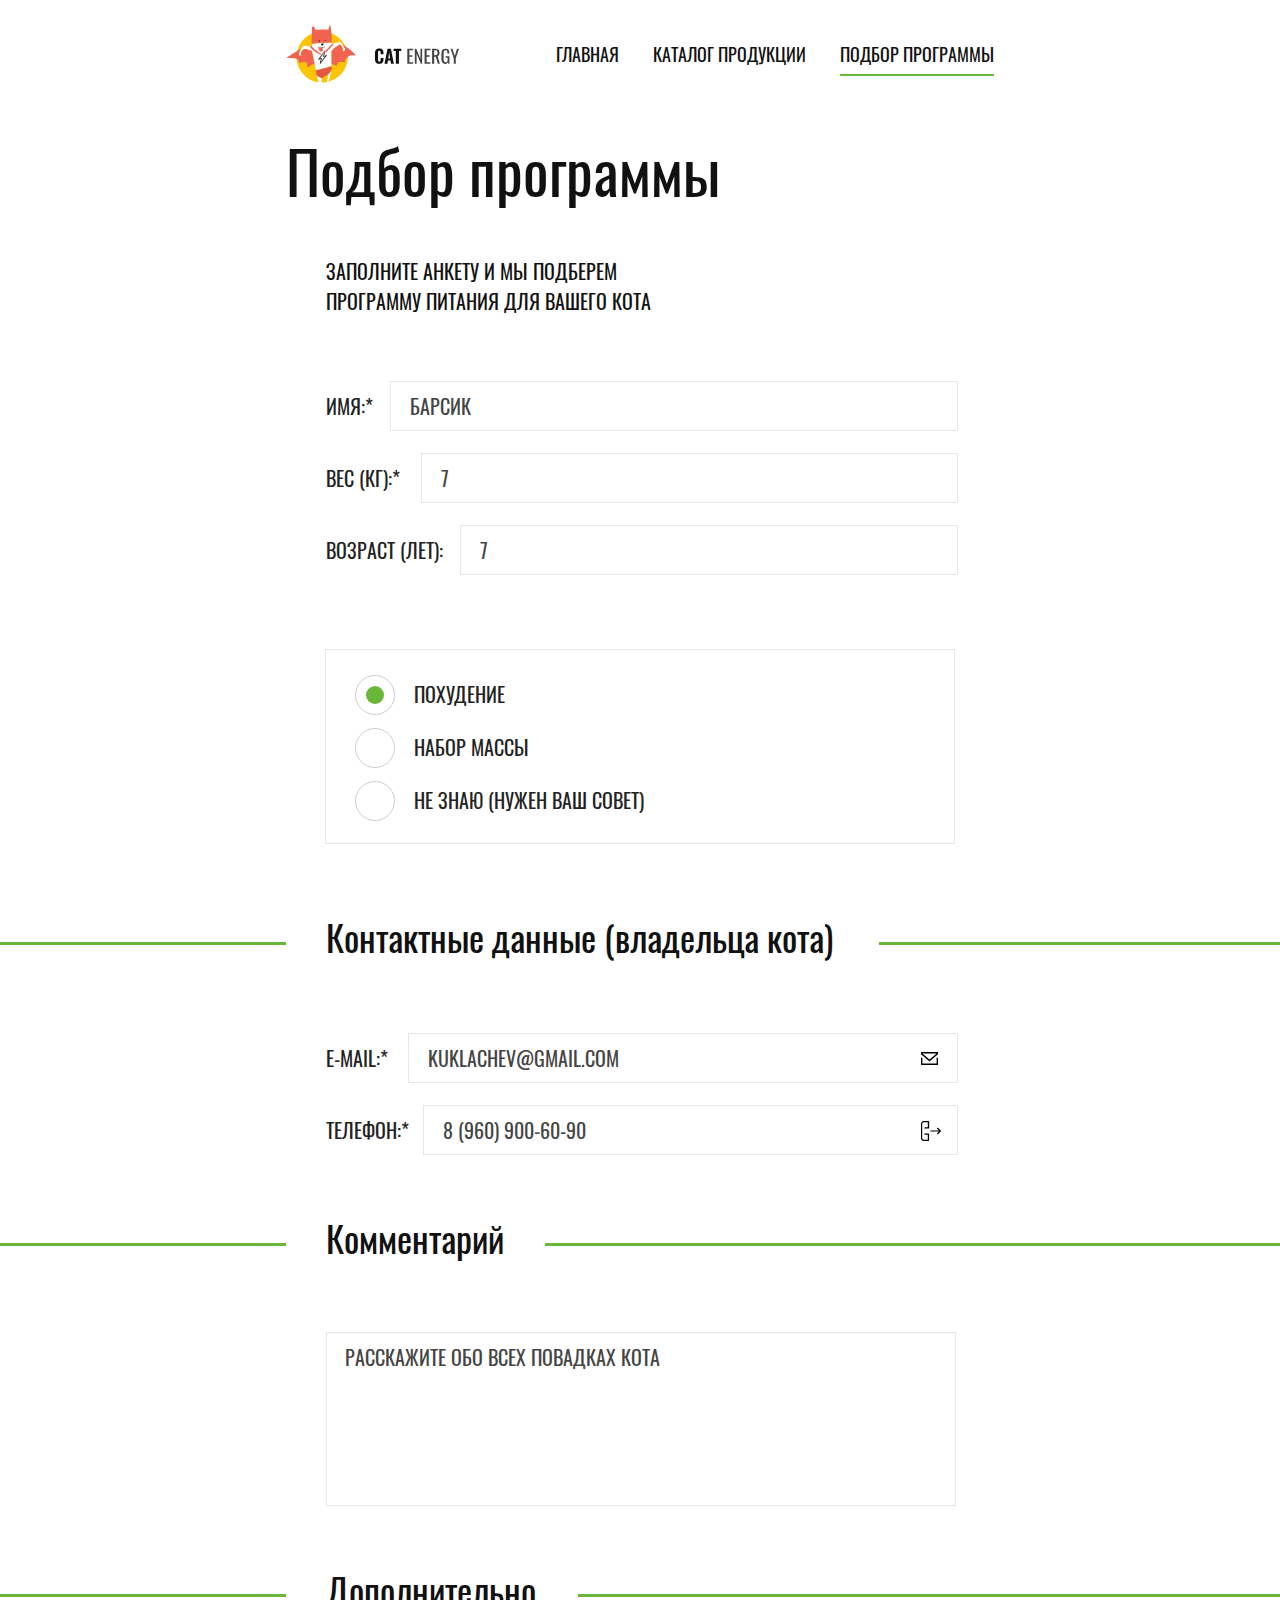
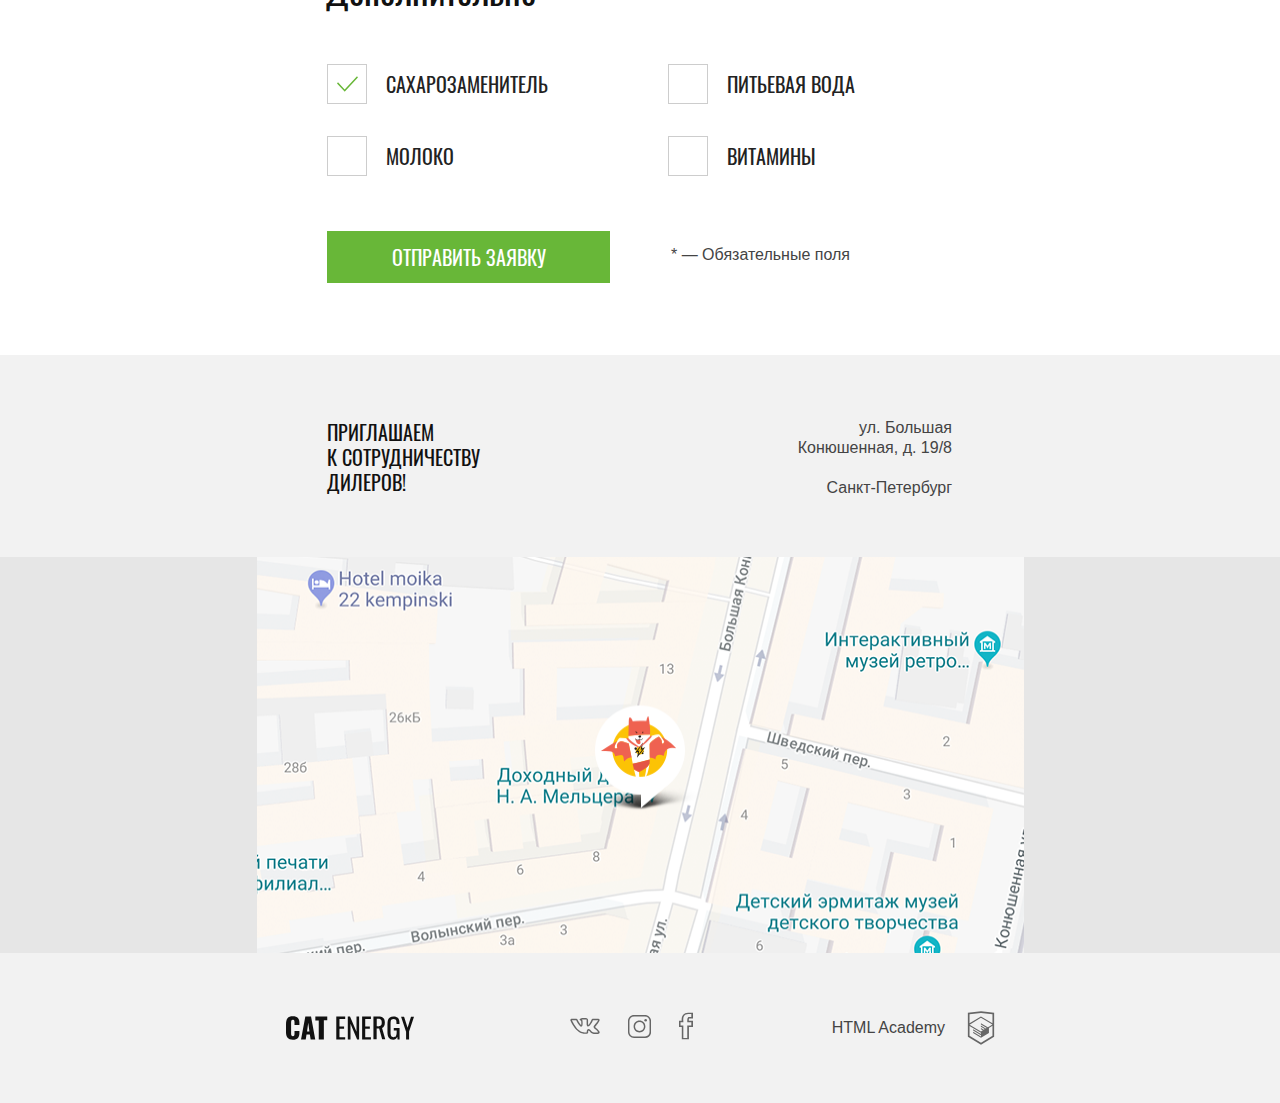
<file: form.html>
<!DOCTYPE html>
<html lang="ru">
  <head>
    <meta charset="utf-8">
    <meta name="viewport" content="width=device-width,initial-scale=1">
    <title>HTML Academy: Кэт энерджи</title>
    <link rel="preload" href="fonts/oswaldmedium.woff2" as="font" crossorigin="anonymous">
    <link rel="preload" href="fonts/oswaldregular.woff2" as="font" crossorigin="anonymous">
    <link rel="stylesheet" href="css/style.min.css">
    <script src="js/picturefill.min.js"></script>
  </head>
  <body>
    <header class="page-header">
      <a class="page-header__logo-link" href="index.html">
        <picture>
          <source media="(min-width: 1300px)" srcset="img/logo-desktop.svg">
          <source media="(min-width: 768px)" srcset="img/logo-tablet.svg">
          <img src="img/logo-mobile.svg" width="191" height="38" alt="Логотип Кэт энерджи">
        </picture>
      </a>
      <nav class="main-nav main-nav--opened">
        <button class="main-nav__toggle" type="button">
          <span class="visually-hidden">Открыть меню</span>
        </button>
        <ul class="main-nav__list site-list">
          <li class="site-list__item">
            <a class="site-list__link site-list__link--color" href="index.html">Главная</a>
          </li>
          <li class="site-list__item">
            <a class="site-list__link site-list__link--color" href="catalog.html">Каталог продукции</a>
          </li>
          <li class="site-list__item  site-list__item--current">
            <a class="site-list__link site-list__link--color">Подбор программы</a>
          </li>
        </ul>
      </nav>
    </header>
    <main class="page-main">
      <section class="form-wrapper">
        <div class="form-wrapper__description">
          <h1 class="form-wrapper__title">Подбор программы</h1>
          <h2 class="form-wrapper__title-text">Заполните анкету и мы подберем программу питания для вашего кота</h2>
        </div>
        <form class="form-wrapper__box" action="https://echo.htmlacademy.ru" method="post">
          <section class="form-wrapper__wrap">
            <header class="item-form">
              <h2 class="visually-hidden">Личные данные</h2>
              <div class="item-form__wrapper-content">
                <p class="item-form__content">
                  <label class="item-form__label item-form__label--name" for="user-name">Имя:*</label>
                  <input class="item-form__input" type="text" name="user-name" placeholder="Барсик" id="user-name">
                </p>
                <p class="item-form__content">
                  <label class="item-form__label item-form__label--weight" for="user-weight">Вес (кг):*</label>
                  <input class="item-form__input" type="text" name="user-weight" placeholder="7" id="user-weight">
                </p>
                <p class="item-form__content">
                  <label class="item-form__label item-form__label--age" for="user-age">Возраст (лет):</label>
                  <input class="item-form__input" type="text" name="user-age" placeholder="7" id="user-age">
                </p>
              </div>
            </header>
            <header class="item-form item-form--program">
              <h2 class="visually-hidden">Выбор программы</h2>
              <ul class="filter-list">
                <li class="filter-list__item">
                  <input class="filter-list__radio-input visually-hidden" type="radio" name="program-selection" id="weight-loss-program" checked="">
                  <label class="filter-list__radio-label" for="weight-loss-program">Похудение</label>
                </li>
                <li class="filter-list__item">
                  <input class="filter-list__radio-input visually-hidden" type="radio" name="program-selection" id="weight-gain-program">
                  <label class="filter-list__radio-label" for="weight-gain-program">Набор массы</label>
                </li>
                <li class="filter-list__item">
                  <input class="filter-list__radio-input visually-hidden" type="radio" name="program-selection" id="unknown">
                  <label class="filter-list__radio-label" for="unknown">Не знаю (Нужен ваш совет)</label>
                </li>
              </ul>
            </header>
          </section>
          <section class="item-form item-form--contacts">
            <header class="item-form__contacts-wrapper">
              <h2 class="item-form__title">
                <span class="item-form__contacts-text">Контактные данные (владельца кота)</span>
              </h2>
              <div class="item-form__wrapper">
                <p class="item-form__content">
                  <label class="item-form__label item-form__label--email" for="user-email">E-mail:*</label>
                  <input class="item-form__input" type="email" name="user-email" placeholder="kuklachev@gmail.com" id="user-email">
                  <svg class="item-form__input-icon-email" width="17" height="13" xmlns="http://www.w3.org/2000/svg" xmlns:xlink="http://www.w3.org/1999/xlink"><symbol id="icon-mail" viewbox="0 0 17 13"><path d="M15.6 11.6H1.4V5.8H0V13h17V5.8h-1.4v5.8zM0 0v2.3l8.5 7.1L17 2.3V0H0zm15.6 1.6L8.5 7.5 1.4 1.6v-.2h14.2v.2z"></path></symbol>
                    <use xlink:href="#icon-mail"></use>
                  </svg>
                </p>
                <p class="item-form__content">
                  <label class="item-form__label item-form__label--phone" for="user-phone">Телефон:*</label>
                  <input class="item-form__input" type="text" name="user-phone" placeholder="8 (960) 900-60-90" id="user-phone">
                  <svg class="item-form__input-icon-phone" width="20" height="20" xmlns="http://www.w3.org/2000/svg" xmlns:xlink="http://www.w3.org/1999/xlink"><symbol id="icon-phone" viewbox="0 0 20 20"><path d="M17.9 9.4H9.4v1.2h8.5l-2.1 2.1.9.9 3.1-3.1c.2-.2.2-.6 0-.9l-3.1-3.1-.9.9 2.1 2zm-9.8 10v-6.2c0-.3-.3-.6-.6-.6H3.1c0 .7.6 1.2 1.2 1.2h2.5v5H3.1c-1 .1-1.8-.7-1.9-1.7v-14c0-1 .8-1.8 1.7-1.8h3.9v5H4.4c-.7 0-1.2.6-1.2 1.2h4.4c.3 0 .6-.3.6-.6V.6C8.1.3 7.8 0 7.5 0H3.1C1.5-.1.1 1.2 0 2.9v13.9c-.1 1.7 1.2 3.1 2.9 3.1h4.6c.3.1.6-.2.6-.5z"></path></symbol>
                    <use xlink:href="#icon-phone"></use>
                  </svg>
                </p>
              </div>
            </header>
          </section>
          <section class="item-form item-form--message">
            <header class="item-form__contacts-wrapper">
              <h2 class="item-form__title item-form__title--text">
                <span class="item-form__message-text">Комментарий</span>
              </h2>
              <label class="visually-hidden" for="user-comment">Расскажите про своего питомца</label>
              <textarea class="form-wrapper__textarea" name="user-comment" id="user-comment" placeholder="Расскажите обо всех повадках кота"></textarea>
            </header>
          </section>
          <section class="item-form item-form--additional">
            <header class="item-form__contacts-wrapper">
              <h2 class="item-form__title item-form__title--additional">
                <span class="item-form__additional-text">Дополнительно</span>
              </h2>
              <ul class="filter-list filter-list--additional">
                <li class="filter-list__item filter-list__item--box">
                  <input class="filter-list__checkbox-input visually-hidden" type="checkbox" name="sweetener" id="sweetener" checked="">
                  <label class="filter-list__checkbox-label" for="sweetener">Cахарозаменитель</label>
                </li>
                <li class="filter-list__item filter-list__item--box">
                  <input class="filter-list__checkbox-input visually-hidden" type="checkbox" name="drinking-water" id="drinking-water">
                  <label class="filter-list__checkbox-label" for="drinking-water">Питьевая вода</label>
                </li>
                <li class="filter-list__item filter-list__item--box">
                  <input class="filter-list__checkbox-input visually-hidden" type="checkbox" name="milk" id="milk">
                  <label class="filter-list__checkbox-label" for="milk">Молоко</label>
                </li>
                <li class="filter-list__item filter-list__item--box">
                  <input class="filter-list__checkbox-input visually-hidden" type="checkbox" name="vitamins" id="vitamins">
                  <label class="filter-list__checkbox-label" for="vitamins">Витамины</label>
                </li>
              </ul>
            </header>
          </section>
          <div class="filters-button">
            <button class="filters-button__btn button">Отправить заявку</button>
            <p class="filters-button__description">* — Обязательные поля</p>
          </div>
        </form>
      </section>
      <section class="contacts contacts-form">
        <div class="contacts-box">
          <div class="contacts__wrapper contacts-form">
            <h2 class="visually-hidden">Контакты</h2>
            <p class="contacts__title">Приглашаем<br>к сотрудничеству дилеров!</p>
            <address class="contacts__address">
              <p class="contacts__address-text">ул. Большая Конюшенная, д. 19/8
                <span>Санкт-Петербург</span>
              </p>
            </address>
          </div>
        </div>
        <div class="contacts__map">
          <iframe src="https://yandex.ru/map-widget/v1/?um=constructor%3A4387e1e3439a76347dcb749245c0358072bd40a5b1303ca1cd4c4c21fdecf2da&amp;source=constructor"></iframe>
        </div>
      </section>
    </main>
    <footer class="page-footer">
      <div class="page-footer__wrapper">
        <h2 class="visually-hidden">Обратная связь</h2>
        <a class="page-footer__logo">
          <img src="img/logo-footer.svg" width="128" height="24" alt="Логотип Кэт энерджи">
        </a>
        <ul class="social-list">
          <li class="social-list__item">
            <a class="social-list__link social-list__link--vk" href="https://vk.com/htmlacademy">
              <span class="visually-hidden">Вконтакте</span>
              <svg class="social-list__link-icon-vk" width="22" height="12" xmlns="http://www.w3.org/2000/svg" xmlns:xlink="http://www.w3.org/1999/xlink"><symbol id="icon-vk-mobile" viewbox="0 0 22 12"><path d="M17.6 12c-.3 0-.9-.1-1.5-.5-.5-.3-.9-.7-1.3-1.2-.3-.3-.9-.9-1.1-.9-.2.1-.4.7-.3 1.2 0 .1 0 .6-.3.9-.3.3-.8.4-.9.4h-1.4c-.7 0-3.2-.2-5.4-2.3C2.5 7.1.2 2.2.1 2 0 1.6-.1 1.2.2.9c.3-.3.8-.4 1-.4h3.1c.1 0 .4.1.7.3.3.2.4.5.5.6 0 0 .5 1.1 1.1 2 1 1.5 1.4 1.9 1.5 2 .1-.4.2-1.4.1-2.3 0-.4-.1-.8-.2-1-.1-.1-.3-.2-.5-.2l-.6-.5c0-.5.5-.9.9-1.1.5-.2 1.3-.3 2.3-.3h.5c.9 0 1.2.1 1.6.1 1.2.3 1.2 1.3 1.1 2.5v1.6c0 .3 0 .8.1 1 .2-.1.6-.5 1.5-1.9.6-.9 1-1.9 1.1-2.1.1-.3.4-.7 1.2-.7h3.4c.7 0 1.2.2 1.3.7.2.5.1 1.3-1.7 3.5-.3.3-.5.6-.7.9-.5.4-.9 1-.9 1.1 0 .1.5.5.9.9 1.1.9 1.9 1.7 2.2 2.3.4.6.3 1 .2 1.3-.3.7-1.2.7-1.4.8h-2.9zm-3.9-3.7c.7 0 1.2.6 1.8 1.2.4.4.7.8 1.1 1 .5.3 1 .3 1 .3h2.9c.1 0 .3-.1.4-.1 0 0 0-.1-.1-.1-.3-.5-1-1.3-2-2.1-.9-.7-1.3-1.1-1.4-1.7 0-.6.4-1.1 1.2-2.1.2-.2.4-.5.7-.8 1.1-1.4 1.4-2 1.5-2.3h-3.9c0 .4-.5 1.5-1.1 2.4-1.4 2.1-2 2.4-2.5 2.4-.1 0-.3 0-.4-.1-.7-.4-.7-1.4-.7-2.1V2.6c.1-1.3 0-1.3-.3-1.4-.3-.1-.5-.1-1.4-.1H10c-.5 0-1 0-1.4.1l.2.2c.4.5.4 1.5.4 1.7.1 1.3 0 2.9-.7 3.3-.1 0-.2.1-.4.1-.6 0-1.3-.7-2.5-2.5C5 2.9 4.5 1.8 4.5 1.8s0-.1-.1-.1-.2-.1-.2-.1h-3c.4.9 2.5 5 4.8 7.2 2 1.9 4.3 2 4.7 2h1.4s.2 0 .2-.1v-.1c0-.2 0-2 1.2-2.3h.2z"></path></symbol>
                <use xlink:href="#icon-vk-mobile"></use>
              </svg>
            </a>
          </li>
          <li class="social-list__item">
            <a class="social-list__link social-list__link--in" href="https://www.instagram.com/htmlacademy">
              <span class="visually-hidden">Инстаграм</span>
              <svg class="social-list__link-icon-in" width="16" height="16" xmlns="http://www.w3.org/2000/svg" xmlns:xlink="http://www.w3.org/1999/xlink"><symbol id="icon-insta-mobile" viewbox="0 0 16 16"><path class="st0" d="M11.8 1C13.6 1 15 2.4 15 4.2v7.7c0 1.7-1.4 3.1-3.1 3.1H4.2C2.4 15 1 13.6 1 11.8V4.2C1 2.4 2.4 1 4.2 1h7.6m0-1H4.2C1.9 0 0 1.9 0 4.2v7.7C0 14.1 1.9 16 4.2 16h7.7c2.3 0 4.2-1.9 4.2-4.2V4.2C16 1.9 14.1 0 11.8 0z"></path><path class="st0" d="M8 4.9c1.7 0 3.1 1.4 3.1 3.1 0 1.7-1.4 3.1-3.1 3.1-1.7 0-3.1-1.4-3.1-3.1 0-1.7 1.4-3.1 3.1-3.1m0-1C5.7 3.9 3.9 5.7 3.9 8s1.8 4.1 4.1 4.1 4.1-1.8 4.1-4.1S10.3 3.9 8 3.9z"></path><circle class="st0" cx="12.3" cy="3.7" r=".9"></circle></symbol>
                <use xlink:href="#icon-insta-mobile"></use>
              </svg>
            </a>
          </li>
          <li class="social-list__item">
            <a class="social-list__link social-list__link--fb" href="https://www.facebook.com/htmlacademy">
              <span class="visually-hidden">Фэйсбук</span>
              <svg class="social-list__link-icon-fb" width="10" height="19" xmlns="http://www.w3.org/2000/svg" xmlns:xlink="http://www.w3.org/1999/xlink"><symbol id="icon-fb-mobile" viewbox="0 0 10 19"><path d="M7.1 19H2v-8.8H0V5.8h1.9c-.1-2 .2-3.4 1.1-4.4C3.8.5 5 .1 6.5 0H10v4.2H7.2c-.1.2-.2.8-.2 1.6h3v4.4H7.1V19zm-4-1h2.8V9.1h2.9V6.8H5.9v-.5c0-1.4 0-2.6.7-3.1l.1-.1h2.1V1H6.5c-1.2.1-2 .4-2.6 1-.8.8-1 2.3-.8 4.2l.1.6H1.1v2.3h2V18z"></path></symbol>
                <use xlink:href="#icon-fb-mobile"></use>
              </svg>
            </a>
          </li>
        </ul>
        <section class="page-footer__copyright copyright">
          <h2 class="visually-hidden">Учеба в академии</h2>
          <a class="copyright__link" href="https://htmlacademy.ru/intensive/adaptive">HTML Academy</a>
          <a class="copyright__logo" href="https://htmlacademy.ru/intensive/adaptive">
            <span class="visually-hidden">htmlacademy.ru</span>
            <svg class="copyright__logo-icon-academy" width="40" height="40" xmlns="http://www.w3.org/2000/svg" xmlns:xlink="http://www.w3.org/1999/xlink"><symbol id="icon-logo-htmlacademy" viewbox="0 0 60 60"><path d="M30.2 5H30L10.3 7.1v36.2L30 55l19.7-11.7V7.1L30.2 5zm17 36.8L30 52 12.8 41.8V27l17.1 10.2V39l-11.7-7v1.8L30 40.9v1.9l-11.8-7v1.8l11.8 7 11.9-7.1v-7.6l5.3-3.2v15.1zm-.1-17l-4.7 2.8-2.2 1.3-10.3-6.1v1.8l8.8 5.3h-.1l-.2.1-1.3.7-7.3-4.3v1.8l5.8 3.4-1.4.9-4.3-2.6v1.8l2.9 1.7-2.9 1.7-17-10.1 17-10.2 17.2 10zm.1-1.8L29.9 12.8 12.8 23V9.4L30 7.6l17.2 1.8V23z"></path></symbol>
              <use xlink:href="#icon-logo-htmlacademy"></use>
            </svg>
          </a>
        </section>
      </div>
    </footer>
    <script src="js/scripts.min.js"></script>
  </body>
</html>
</file>
<file: css/style.min.css>
@font-face{font-family:"Oswald-Regular";src:url(../fonts/oswaldregular.woff2) format("woff2"),url(../fonts/oswaldregular.woff) format("woff");font-weight:400;font-style:normal;font-display:swap}@font-face{font-family:"Oswald-Medium";src:url(../fonts/oswaldmedium.woff2) format("woff2"),url(../fonts/oswaldmedium.woff) format("woff");font-weight:500;font-style:normal;font-display:swap}*,::after,::before,html{-webkit-box-sizing:border-box;box-sizing:border-box}.button,body{font-weight:400}body{min-width:320px;font-family:"Arial",sans-serif;margin:0 auto;padding:0;font-size:14px;line-height:18px;color:#111}.button,.nutrition-program{font-family:"Oswald-Regular","Arial",sans-serif}.button{display:block;font-size:16px;line-height:20px;text-align:center;text-decoration:none;text-transform:uppercase;cursor:pointer;color:#fff;background-color:#68b738;margin:0;padding:11px}.button:hover{background-color:#5eaa2f}.button:active{color:rgba(255,255,255,.3)}.nutrition-program{width:320px;padding:0 20px;margin:1px auto 0;display:-webkit-box;display:-ms-flexbox;display:flex;-webkit-box-orient:vertical;-webkit-box-direction:normal;-ms-flex-direction:column;flex-direction:column;-webkit-box-align:center;-ms-flex-align:center;align-items:center;background-image:url(../img/index-can-mobile@1x.png),url(../img/index-background-mobile@1x.jpg);background-repeat:no-repeat;background-position:50% 166px,50% 0,0 0}@media (-webkit-min-device-pixel-ratio:1.5),(min-resolution:144dpi),(min-resolution:1.5dppx){.nutrition-program{background-image:url(../img/index-can-mobile@2x.png),url(../img/index-background-mobile@2x.jpg);background-size:280px 271px,320px 305px}}@media (min-width:768px){.nutrition-program{width:768px;min-height:866px;padding:0 30px;background-image:url(../img/index-can-tablet@1x.jpg);background-repeat:no-repeat;background-position:29px 257px}}@media (min-width:768px) and (-webkit-min-device-pixel-ratio:1.5),(min-width:768px) and (min-resolution:144dpi),(min-width:768px) and (min-resolution:1.5dppx){.nutrition-program{background-image:url(../img/index-can-tablet@2x.jpg);background-size:709px 609px}}@media (min-width:1300px){.nutrition-program{width:1300px;min-height:575px;padding:0 40px;-webkit-box-align:start;-ms-flex-align:start;align-items:flex-start;background-image:url(../img/index-can-desktop@1x.png);background-repeat:no-repeat;background-position:490px 35%}}@media (min-width:1300px) and (-webkit-min-device-pixel-ratio:1.5),(min-width:1300px) and (min-resolution:144dpi),(min-width:1300px) and (min-resolution:1.5dppx){.nutrition-program{background-image:url(../img/index-can-desktop@2x.png);background-size:552px 499px}}@media (min-width:768px){.nutrition-program__wrapper{width:535px}}@media (min-width:1300px){.nutrition-program__wrapper{margin:51px 0 0 80px}.nutrition-program__wrapper::before{position:absolute;width:50%;height:696px;content:" ";top:0;right:0;z-index:-1;background-image:url(../img/index-background-desktop@1x.jpg);background-repeat:no-repeat;background-color:#68b738;background-size:cover}}@media (min-width:1300px) and (-webkit-min-device-pixel-ratio:1.5),(min-width:1300px) and (min-resolution:144dpi),(min-width:1300px) and (min-resolution:1.5dppx){.nutrition-program__wrapper::before{background-image:url(../img/index-background-desktop@2x.jpg);background-size:cover}}.nutrition-program__title{width:280px;margin:26px auto;font-size:36px;line-height:36px;font-weight:400;text-align:center;color:#fff}@media (min-width:768px){.nutrition-program__title{width:auto;margin:0;padding-top:56px;font-size:60px;line-height:60px;text-align:left;color:#111}}.nutrition-program__description{margin:0 auto 302px;font-size:14px;line-height:14px;text-transform:uppercase;text-align:center;color:#fff}@media (min-width:768px){.nutrition-program__description{margin:0;padding:41px 0 48px 2px;font-size:20px;line-height:20px;text-align:left;color:#111}}@media (min-width:1300px){.nutrition-program__description{padding:41px 0 53px}}.nutrition-program__button{margin:0 auto;width:280px;font-size:14px;line-height:18px;text-transform:uppercase}@media (min-width:768px){.nutrition-program__button{width:245px;margin:0 0 0 2px;padding:16px 0;font-size:20px;line-height:20px;color:#fff}}@media (min-width:1300px){.nutrition-program__button{margin:0}}.visually-hidden:not(:focus),input[type=checkbox].visually-hidden,input[type=radio].visually-hidden{position:absolute;width:1px;height:1px;margin:-1px;border:0;padding:0;white-space:nowrap;-webkit-clip-path:inset(100%);clip-path:inset(100%);clip:rect(0 0 0 0);overflow:hidden}.product-category{width:320px;margin:0 auto;padding:0 20px}@media (min-width:768px){.product-category{width:768px;margin:0 auto;padding:0 30px}}@media (min-width:1300px){.product-category{width:1300px;margin:86px auto 0;padding:0 40px}}.category-list{margin:0;padding:0;list-style:none;display:-webkit-box;display:-ms-flexbox;display:flex;-webkit-box-orient:vertical;-webkit-box-direction:normal;-ms-flex-direction:column;flex-direction:column;-ms-flex-wrap:wrap;flex-wrap:wrap}@media (min-width:1300px){.category-list{-webkit-box-orient:horizontal;-webkit-box-direction:normal;-ms-flex-direction:row;flex-direction:row;-webkit-box-pack:justify;-ms-flex-pack:justify;justify-content:space-between}}.category-list__item{margin-top:22px;padding:30px 20px 21px;display:-webkit-box;display:-ms-flexbox;display:flex;-webkit-box-orient:vertical;-webkit-box-direction:normal;-ms-flex-direction:column;flex-direction:column;-ms-flex-wrap:wrap;flex-wrap:wrap;background-color:#f2f2f2}@media (min-width:768px){.category-list__item{margin:0 0 30px;padding:75px 52px 62px;display:-webkit-box;display:-ms-flexbox;display:flex;-webkit-box-orient:vertical;-webkit-box-direction:normal;-ms-flex-direction:column;flex-direction:column;-ms-flex-wrap:wrap;flex-wrap:wrap}}@media (min-width:1300px){.category-list__item{margin:0 0 40px;width:570px}}.category-list__title{margin:0;font-family:"Oswald-Regular","Arial",sans-serif;font-size:24px;line-height:37px;font-weight:400;text-align:center;text-transform:uppercase;color:#111}@media (min-width:768px){.category-list__title{font-size:36px;line-height:37px;text-align:left}}@media (min-width:1300px){.category-list__title{text-align:center}}.category-list__title--slim{padding:0 0 10px 10px;position:relative}.category-list__title--slim::before{width:35px;height:50px;content:" ";top:-8px;left:10px;position:absolute;z-index:1;background-repeat:no-repeat;background-image:url(../img/icon-cat-slim.svg)}@media (min-width:768px){.category-list__title--slim::before{width:140px;height:194px;top:4px;left:424px}}@media (min-width:1300px){.category-list__title--slim::before{width:70px;height:97px;top:-34px;left:14px}}.category-list__title--slim::after{width:50px;height:50px;content:" ";top:-5px;left:2px;position:absolute;border:solid 1px #68b738;border-radius:50%;background-color:#68b738}@media (min-width:768px){.category-list__title--slim::after{width:200px;height:200px;top:16px;left:394px}}@media (min-width:1300px){.category-list__title--slim::after{width:100px;height:100px;top:-28px;left:0}}@media (min-width:768px){.category-list__title--slim{padding:1px 0 25px 1px}}@media (min-width:1300px){.category-list__title--slim{padding:1px 0 74px 19px}}.category-list__title--pro{padding:0 0 10px 39px;position:relative}.category-list__title--pro::before{width:67px;height:28px;content:" ";top:5px;left:-7px;position:absolute;z-index:1;background-repeat:no-repeat;background-image:url(../img/icon-cat-pro.svg)}@media (min-width:768px){.category-list__title--pro::before{width:268px;height:112px;top:60px;left:360px}}@media (min-width:1300px){.category-list__title--pro::before{width:134px;height:56px;top:-6px;left:-18px}}.category-list__title--pro::after{width:50px;height:50px;content:" ";top:-6px;left:2px;position:absolute;border:solid 1px #68b738;border-radius:50%;background-color:#68b738}@media (min-width:768px){.category-list__title--pro::after{width:200px;height:200px;top:16px;left:396px}}@media (min-width:1300px){.category-list__title--pro::after{width:100px;height:100px;top:-28px;left:0}}@media (min-width:768px){.category-list__title--pro{padding:0 0 26px 1px}}@media (min-width:1300px){.category-list__title--pro{padding:1px 0 74px 60px}}.category-list__description{margin:0 0 19px;padding:19px 0 23px;font-size:14px;line-height:18px;color:#444;position:relative}.category-list__description::after{width:100%;height:1px;content:" ";bottom:0;left:0;position:absolute;border-bottom:solid 1px rgba(0,0,0,.1)}@media (min-width:768px){.category-list__description::after{border:0}.category-list__description{width:375px;padding:0;margin-bottom:56px;font-size:16px;line-height:24px}}@media (min-width:1300px){.category-list__description{width:470px;padding:0;margin-bottom:31px}}@media (min-width:768px){.category-list__description--pro{width:340px;padding:0;font-size:16px;line-height:24px}}@media (min-width:1300px){.category-list__description--pro{width:470px}}.category-list__link{width:170px;margin:0;font-family:"Oswald-Regular","Arial",sans-serif;font-size:16px;line-height:16px;text-decoration:none;text-transform:uppercase;color:#111;position:relative}@media (min-width:768px){.category-list__link{font-size:20px;line-height:20px}}.category-list__link--icon-slim::after,.category-list__link--icon-slim:hover::after{width:24px;height:11px;content:" ";right:49px;top:3px;position:absolute;background-repeat:no-repeat;background-image:url(../img/icon-right-arrow-long.svg)}@media (min-width:768px){.category-list__link--icon-slim::after{right:14px;top:5px}}.category-list__link--icon-slim:hover::after{width:33px;right:40px;background-image:url(../img/icon-right-arrow-verylong.svg)}@media (min-width:768px){.category-list__link--icon-slim:hover::after{right:5px;top:5px}}.category-list__link--icon-pro:active,.category-list__link--icon-slim:active{opacity:.3}.category-list__link--icon-pro::after,.category-list__link--icon-pro:hover::after{width:24px;height:11px;content:" ";right:51px;top:3px;position:absolute;background-repeat:no-repeat;background-image:url(../img/icon-right-arrow-long.svg)}@media (min-width:768px){.category-list__link--icon-pro::after{right:20px;top:5px}}.category-list__link--icon-pro:hover::after{width:33px;right:42px;background-image:url(../img/icon-right-arrow-verylong.svg)}@media (min-width:768px){.category-list__link--icon-pro:hover::after{right:11px;top:5px}}.advantages{width:320px;margin:0 auto 22px;padding:0 20px}@media (min-width:768px){.advantages{width:768px;margin:0 auto;padding:0 30px}}@media (min-width:1300px){.advantages{width:1300px;margin:0 auto;padding:0}}.advantages-list{margin:0;padding:0;list-style:none;display:-webkit-box;display:-ms-flexbox;display:flex;-webkit-box-orient:vertical;-webkit-box-direction:normal;-ms-flex-direction:column;flex-direction:column;-ms-flex-wrap:wrap;flex-wrap:wrap}@media (min-width:768px){.advantages-list{-webkit-box-orient:horizontal;-webkit-box-direction:normal;-ms-flex-direction:row;flex-direction:row;-webkit-box-pack:justify;-ms-flex-pack:justify;justify-content:space-between}}@media (min-width:1300px){.advantages-list{-webkit-box-orient:horizontal;-webkit-box-direction:normal;-ms-flex-direction:row;flex-direction:row;-webkit-box-pack:start;-ms-flex-pack:start;justify-content:flex-start}}.advantages-title{margin:0;padding-top:17px;padding-bottom:28px;font-family:"Oswald-Regular","Arial",sans-serif;font-size:36px;line-height:60px;font-weight:400;color:#111}@media (min-width:768px){.advantages-title{font-size:60px;line-height:60px;padding-top:15px;padding-bottom:72px}}@media (min-width:1300px){.advantages-title{font-size:60px;line-height:60px;padding:33px 40px 32px}}.advantages__item{padding:2px 0 24px 80px;font-size:14px;line-height:18px;position:relative;color:#444}.advantages__item::before{width:60px;height:60px;content:" ";position:absolute;top:0;left:0;background-color:#68b738}@media (min-width:768px){.advantages__item::before{width:80px;height:80px}.advantages__item{width:250px;min-height:235px;padding:112px 0 0;margin:0 74px 82px 0;font-size:16px;line-height:24px}}@media (min-width:1300px){.advantages__item{width:245px;margin:40px 40px 0}}@media (min-width:768px){.advantages__item:nth-last-of-type(2){margin-bottom:52px}}@media (min-width:1300px){.advantages__item:nth-last-of-type(2){margin:40px 40px 0}}@media (min-width:768px){.advantages__item:last-of-type{margin-bottom:52px}}@media (min-width:1300px){.advantages__item:last-of-type{margin:40px 40px 0}}.advantages__item--substance::before{background-position:5px 5px;background-repeat:no-repeat;background-image:url(../img/advantage-leaf@1x.png)}@media (-webkit-min-device-pixel-ratio:1.5),(min-resolution:144dpi),(min-resolution:1.5dppx){.advantages__item--substance::before{background-image:url(../img/advantage-leaf@2x.png);background-size:50px 50px}}@media (min-width:768px){.advantages__item--substance::before{background-position:15px 15px}.advantages__item--substance::after{position:absolute;content:"1";top:-40px;right:21px;font-family:"Oswald-Regular","Arial",sans-serif;font-size:281px;line-height:281px;color:#f2f2f2;z-index:-1}}@media (min-width:1300px){.advantages__item--substance::after{top:-41px;right:15px}}.advantages__item--powder::before{background-position:5px 4px;background-repeat:no-repeat;background-image:url(../img/advantage-powder@1x.png)}@media (-webkit-min-device-pixel-ratio:1.5),(min-resolution:144dpi),(min-resolution:1.5dppx){.advantages__item--powder::before{background-image:url(../img/advantage-powder@2x.png);background-size:50px 50px}}@media (min-width:768px){.advantages__item--powder::before{background-position:15px 15px}.advantages__item--powder::after{position:absolute;content:"2";top:-40px;right:5px;font-family:"Oswald-Regular","Arial",sans-serif;font-size:281px;line-height:281px;color:#f2f2f2;z-index:-1}}@media (min-width:1300px){.advantages__item--powder::after{top:-39px;right:-1px}}.advantages__item--meal::before{background-position:4px 5px;background-repeat:no-repeat;background-image:url(../img/advantage-dining@1x.png)}@media (-webkit-min-device-pixel-ratio:1.5),(min-resolution:144dpi),(min-resolution:1.5dppx){.advantages__item--meal::before{background-image:url(../img/advantage-dining@2x.png);background-size:50px 50px}}@media (min-width:768px){.advantages__item--meal::before{background-position:15px 15px}.advantages__item--meal::after{position:absolute;content:"3";top:-39px;right:3px;font-family:"Oswald-Regular","Arial",sans-serif;font-size:281px;line-height:281px;color:#f2f2f2;z-index:-1}}@media (min-width:1300px){.advantages__item--meal::after{top:-38px;right:-3px}}.advantages__item--period::before{background-position:5px 5px;background-repeat:no-repeat;background-image:url(../img/advantage-clock@1x.png)}@media (-webkit-min-device-pixel-ratio:1.5),(min-resolution:144dpi),(min-resolution:1.5dppx){.advantages__item--period::before{background-image:url(../img/advantage-clock@2x.png);background-size:50px 50px}}@media (min-width:768px){.advantages__item--period::before{background-position:15px 15px}.advantages__item--period::after{position:absolute;content:"4";top:-40px;right:1px;font-family:"Oswald-Regular","Arial",sans-serif;font-size:281px;line-height:281px;color:#f2f2f2;z-index:-1}}@media (min-width:1300px){.advantages__item--period::after{top:-39px;right:-4px}}@media (min-width:768px){.advantages__item-br{display:block}}.example{background-color:#f2f2f2}@media (min-width:768px){.example{background:linear-gradient(180deg,#fff 618px,transparent 0%),linear-gradient(270deg,#eaeaea 50%,#f2f2f2 0%);border-top:solid 1px #e6e6e6}}@media (min-width:1300px){.example{background:linear-gradient(180deg,#fff 210px,transparent 0%),linear-gradient(270deg,#eaeaea 20%,#f2f2f2 0%);border:0}.example-wrapper{width:1300px;margin:0 auto;padding:0 40px;display:-webkit-box;display:-ms-flexbox;display:flex;-webkit-box-orient:horizontal;-webkit-box-direction:normal;-ms-flex-direction:row;flex-direction:row;-ms-flex-wrap:wrap;flex-wrap:wrap;background:linear-gradient(180deg,#fff 210px,transparent 0%),linear-gradient(270deg,#eaeaea 325px,#f2f2f2 0%);border:0}}.example__description-box{width:320px;margin:0 auto;padding:0 20px}@media (min-width:768px){.example__description-box{width:768px;padding:0 30px;display:-webkit-box;display:-ms-flexbox;display:flex;-webkit-box-pack:justify;-ms-flex-pack:justify;justify-content:space-between;-ms-flex-wrap:wrap;flex-wrap:wrap}}@media (min-width:1300px){.example__description-box{width:580px;margin:75px 0 0;padding:0;-webkit-box-orient:vertical;-webkit-box-direction:normal;-ms-flex-direction:column;flex-direction:column;-webkit-box-pack:start;-ms-flex-pack:start;justify-content:flex-start}}.example__title{margin:0;padding:17px 0 23px;font-family:"Oswald-Regular","Arial",sans-serif;font-size:36px;line-height:60px;font-weight:400;color:#111}@media (min-width:768px){.example__title{padding:42px 0 64px;font-size:60px;line-height:60px}}@media (min-width:1300px){.example__title{padding:0 0 146px}}.example__description{width:270px;margin:0;padding:0 0 25px;font-size:14px;line-height:18px;color:#444}@media (min-width:768px){.example__description{width:700px;padding-bottom:53px;font-size:16px;line-height:24px}}@media (min-width:1300px){.example__description{width:439px;padding:0 0 68px}}.example__table-stats{width:100%;display:-webkit-box;display:-ms-flexbox;display:flex;-webkit-box-orient:horizontal;-webkit-box-direction:normal;-ms-flex-direction:row;flex-direction:row;-ms-flex-wrap:wrap;flex-wrap:wrap;-webkit-box-pack:justify;-ms-flex-pack:justify;justify-content:space-between;position:relative}@media (min-width:768px){.example__table-stats{width:366px}}.example__stats-weight-position{width:80px;margin:0;padding:0;font-size:12px;line-height:12px;text-align:center;color:#444;position:absolute;bottom:-15px;left:21px;background-color:#f2f2f2}@media (min-width:768px){.example__stats-weight-position{width:120px;font-size:14px;line-height:14px;bottom:-5px;left:21px;background-color:#fff}}@media (min-width:1300px){.example__stats-weight-position{background-color:#f2f2f2}}.example__stats-days-position{width:80px;margin:0;padding:0;font-size:12px;line-height:12px;text-align:center;color:#444;position:absolute;bottom:-15px;right:22px;background-color:#f2f2f2}@media (min-width:768px){.example__stats-days-position{width:140px;font-size:14px;line-height:14px;bottom:-5px;right:12px;background-color:#fff}}@media (min-width:1300px){.example__stats-days-position{background-color:#f2f2f2}}.example__stats-weight{width:124px;margin:0;padding:13px 0 17px;font-family:"Oswald-Regular","Arial",sans-serif;font-size:24px;line-height:24px;text-align:center;text-transform:uppercase;display:block;color:#111;border:solid 1px #cdcdcd;border-radius:4px}@media (min-width:768px){.example__stats-weight{width:162px;padding:15px 0 18px;font-size:30px;line-height:37px}}.example__stats-days{width:124px;margin:0 0 0 32px;padding:12px 0 18px;font-family:"Oswald-Regular","Arial",sans-serif;font-size:24px;line-height:24px;text-align:center;text-transform:uppercase;display:block;color:#111;border:solid 1px #cdcdcd;border-radius:4px}@media (min-width:768px){.example__stats-days{width:162px;margin-left:42px;padding:15px 0 18px;font-size:30px;line-height:37px}}.example-desc-stats{margin:0;padding:34px 0;font-family:"Oswald-Regular","Arial",sans-serif;font-size:14px;line-height:20px;text-align:center;text-transform:uppercase;color:#111}@media (min-width:768px){.example-desc-stats{width:195px;padding:9px 0 0;font-size:20px;line-height:27px;text-align:right}}@media (min-width:1300px){.example-desc-stats{width:340px;padding:57px 0 0;text-align:left}.example-desc-stats span{margin-left:60px}}.slider__wrapper{width:320px;margin:0 auto}@media (min-width:768px){.slider__wrapper{width:768px;margin-top:75px;padding:0 30px;display:-webkit-box;display:-ms-flexbox;display:flex;-webkit-box-orient:horizontal;-webkit-box-direction:normal;-ms-flex-direction:row;flex-direction:row}}@media (min-width:1300px){.slider__wrapper{width:640px;margin:0;padding:0}}.slider__wrapper-before{width:320px;height:272px;background-image:url(../img/before-mobile@1x.png);background-repeat:no-repeat}@media (-webkit-min-device-pixel-ratio:1.5),(min-resolution:144dpi),(min-resolution:1.5dppx){.slider__wrapper-before{background-image:url(../img/before-mobile@2x.png);background-size:320px 240px}}@media (min-width:768px){.slider__wrapper-before{width:545px;height:548px;background-image:url(../img/before-tablet@1x.png);background-position:16px 11px}}@media (min-width:768px) and (-webkit-min-device-pixel-ratio:1.5),(min-width:768px) and (min-resolution:144dpi),(min-width:768px) and (min-resolution:1.5dppx){.slider__wrapper-before{background-image:url(../img/before-tablet@2x.png);background-size:690px 517px}}@media (min-width:1300px){.slider__wrapper-before{width:355px;height:578px;background-image:url(../img/before-desktop@1x.png);background-position:-10px 20px}}@media (min-width:1300px) and (-webkit-min-device-pixel-ratio:1.5),(min-width:1300px) and (min-resolution:144dpi),(min-width:1300px) and (min-resolution:1.5dppx){.slider__wrapper-before{background-image:url(../img/before-desktop@2x.png)}}.slider__wrapper-after{width:320px;height:272px;background-image:url(../img/after-mobile@1x.png);background-repeat:no-repeat;display:none}@media (-webkit-min-device-pixel-ratio:1.5),(min-resolution:144dpi),(min-resolution:1.5dppx){.slider__wrapper-after{background-image:url(../img/after-mobile@2x.png);background-size:320px 240px}}@media (min-width:768px){.slider__wrapper-after{width:545px;height:548px;background-image:url(../img/after-tablet@1x.png);background-repeat:no-repeat;background-position:-338px 11px;display:block}}@media (min-width:768px) and (-webkit-min-device-pixel-ratio:1.5),(min-width:768px) and (min-resolution:144dpi),(min-width:768px) and (min-resolution:1.5dppx){.slider__wrapper-after{background-image:url(../img/after-tablet@2x.png);background-size:690px 517px}}@media (min-width:1300px){.slider__wrapper-after{width:285px;height:578px;background-image:url(../img/after-desktop@1x.png);background-position:-365px 20px}}@media (min-width:1300px) and (-webkit-min-device-pixel-ratio:1.5),(min-width:1300px) and (min-resolution:144dpi),(min-width:1300px) and (min-resolution:1.5dppx){.slider__wrapper-after{background-image:url(../img/after-desktop@2x.png)}}.slider__toggles{width:320px;margin:0 auto;padding:0 50px 30px 54px;display:-webkit-box;display:-ms-flexbox;display:flex;-ms-flex-pack:distribute;justify-content:space-around}@media (min-width:768px){.slider__toggles{width:570px;margin:0 auto;padding:0 0 68px;-webkit-box-pack:justify;-ms-flex-pack:justify;justify-content:space-between}}@media (min-width:1300px){.slider__toggles{margin-left:70px}}.slider__toggle-condition{width:84px;height:14px;margin-top:3px;background-color:#fff;border:solid 1px #cdcdcd;border-radius:7px;position:relative}@media (min-width:768px){.slider__toggle-condition{width:430px;height:6px;margin-top:7px;background-color:#dcdcdc;border:0}}.slider__before{width:35px;margin:3px 6px;padding:3px;background-color:#68b738;border-radius:7px;cursor:pointer}@media (min-width:768px){.slider__before,.slider__before::after{position:absolute;content:" ";border-radius:50%}.slider__before{border:solid 1px #cdcdcd;-webkit-box-shadow:0 2px 5px rgba(0,0,0,.15);box-shadow:0 2px 5px rgba(0,0,0,.15);width:34px;height:34px;top:-17px;left:194px;background-color:#fff}.slider__before:hover{-webkit-box-shadow:0 3px 5px rgba(0,0,0,.25);box-shadow:0 3px 5px rgba(0,0,0,.25)}.slider__before:active{border:solid 2px #68b738;-webkit-box-shadow:0 4px 5px rgba(0,0,0,.3);box-shadow:0 4px 5px rgba(0,0,0,.3)}.slider__before::after{width:8px;height:8px;top:12px;left:12px;background-color:#68b738}.slider__before:active::after{top:11px;left:11px}}.slider__toggle{padding:0 0 5px;font-family:"Oswald-Regular","Arial",sans-serif;font-size:16px;line-height:20px;text-transform:uppercase;cursor:pointer;border:0;background:0 0;color:#111;border-bottom:dotted 1px #111}@media (min-width:768px){.slider__toggle{font-size:20px;line-height:20px}}.slider__toggle:hover{border-bottom:solid 1px #111}.slider__toggle:active{padding-bottom:6px;border:0}.contacts{background-color:#fff}@media (min-width:1300px){.contacts-box{width:1300px;margin:0 auto;position:relative}}.contacts__wrapper{width:320px;margin:0 auto;padding:0 20px;display:-webkit-box;display:-ms-flexbox;display:flex;-webkit-box-pack:justify;-ms-flex-pack:justify;justify-content:space-between;background-color:#fff}@media (min-width:768px){.contacts__wrapper{width:768px;padding:0 30px}}@media (min-width:1300px){.contacts__wrapper{position:absolute;width:570px;content:" ";top:95px;left:40px;padding:0;background-color:#fff}}.contacts-catalog{background-color:#f2f2f2}@media (min-width:1300px){.contacts-catalog{background-color:#fff}}.contacts-form{background-color:#f2f2f2}@media (min-width:1300px){.contacts-form{background-color:#fff}}.contacts__title{margin:0;padding:28px 0 26px;font-family:"Oswald-Regular","Arial",sans-serif;font-size:16px;line-height:20px;text-transform:uppercase;color:#111}@media (min-width:768px){.contacts__title{width:318px;padding:65px 41px 59px;font-size:20px;line-height:25px}}@media (min-width:1300px){.contacts__title{padding:65px 41px 58px 75px}}.contacts__address-text{width:140px;margin:0;padding:28px 0 26px;font-size:14px;line-height:20px;font-style:normal;color:#444}@media (min-width:768px){.contacts__address-text{width:250px;padding:63px 42px 59px;font-size:16px;text-align:right}}@media (min-width:1300px){.contacts__address-text{width:287px;padding:63px 55px 58px 42px;text-align:left}}@media (min-width:768px){.contacts__address-text span{margin-top:20px;display:block}}@media (min-width:1300px){.contacts__address-text span{margin-left:0}}.contacts__map{min-width:320px;height:360px;margin:0 auto;background-image:url(../img/bg-map-mobile@1x.png);background-color:#e6e6e6;background-repeat:no-repeat;background-position:50% 50%}@media (-webkit-min-device-pixel-ratio:1.5),(min-resolution:144dpi),(min-resolution:1.5dppx){.contacts__map{background-image:url(../img/bg-map-mobile@2x.png);background-size:320px 360px}}@media (min-width:768px){.contacts__map{height:396px;background-image:url(../img/bg-map-tablet@1x.png);background-size:767px 396px}}@media (min-width:768px) and (-webkit-min-device-pixel-ratio:1.5),(min-width:768px) and (min-resolution:144dpi),(min-width:768px) and (min-resolution:1.5dppx){.contacts__map{background-image:url(../img/bg-map-tablet@2x.png);background-size:767px 396px}}@media (min-width:1300px){.contacts__map{height:400px;background-image:url(../img/bg-map-desktop@1x.png);background-size:1440px 400px}}@media (min-width:1300px) and (-webkit-min-device-pixel-ratio:1.5),(min-width:1300px) and (min-resolution:144dpi),(min-width:1300px) and (min-resolution:1.5dppx){.contacts__map{background-image:url(../img/bg-map-desktop@2x.png);background-size:1440px 400px}}.contacts__map iframe{border:0;width:100%;height:362px}@media (min-width:768px){.contacts__map iframe{height:396px}}@media (min-width:1300px){.contacts__map iframe{height:400px}}@media (min-width:768px){.catalog{width:768px;margin:0 auto}}@media (min-width:1300px){.catalog{width:1300px;margin:0 auto}}.catalog__title{width:320px;margin:0 auto;padding:16px 20px 29px;font-family:"Oswald-Regular","Arial",sans-serif;font-size:36px;line-height:60px;font-weight:400;color:#111}@media (min-width:768px){.catalog__title{width:auto;padding:57px 30px 25px;font-size:60px;line-height:60px}}@media (min-width:1300px){.catalog__title{padding:74px 40px 25px}}.catalog-products{margin:0;padding:0;list-style:none;display:-webkit-box;display:-ms-flexbox;display:flex;-webkit-box-orient:vertical;-webkit-box-direction:normal;-ms-flex-direction:column;flex-direction:column;-ms-flex-wrap:wrap;flex-wrap:wrap}@media (min-width:768px){.catalog-products{-webkit-box-orient:horizontal;-webkit-box-direction:normal;-ms-flex-direction:row;flex-direction:row}}@media (min-width:1300px){.catalog-products{-webkit-box-pack:start;-ms-flex-pack:start;justify-content:flex-start}}.catalog-products__item{border-top:solid 1px #ededed}@media (min-width:768px){.catalog-products__item{margin:141px 30px 0;border:0;background-color:#f2f2f2}}@media (min-width:1300px){.catalog-products__item{margin:142px 40px 0}}.catalog-products__item:last-of-type{border-bottom:solid 1px #ededed}@media (min-width:768px){.catalog-products__item:last-of-type{border:0}}.catalog__product{width:320px;margin:0 auto;padding:0 20px 24px;display:-webkit-box;display:-ms-flexbox;display:flex;-ms-flex-wrap:wrap;flex-wrap:wrap}@media (min-width:768px){.catalog__product{width:324px;padding:0;-webkit-box-orient:vertical;-webkit-box-direction:normal;-ms-flex-direction:column;flex-direction:column}}@media (min-width:1300px){.catalog__product{width:245px}}.catalog-products__image,.catalog-products__image-small{width:140px;height:144px}@media (min-width:768px){.catalog-products__image-small{width:324px;height:172px;margin-top:-47px}}@media (min-width:1300px){.catalog-products__image-small{width:245px}}.catalog-products__image-big{width:140px;height:144px}@media (min-width:768px){.catalog-products__image-big{width:324px;height:208px;margin-top:-83px}}@media (min-width:1300px){.catalog-products__image-big{width:245px}}.catalog-products__info{width:140px}@media (min-width:768px){.catalog-products__info{width:100%;padding:0 38px 32px;display:-webkit-box;display:-ms-flexbox;display:flex;-webkit-box-orient:vertical;-webkit-box-direction:normal;-ms-flex-direction:column;flex-direction:column;-webkit-box-align:center;-ms-flex-align:center;align-items:center}}.catalog-products__title{margin:0}.catalog-products__link{width:100px;padding:21px 0 13px;font-family:"Oswald-Regular","Arial",sans-serif;font-size:16px;line-height:20px;font-weight:400;text-transform:uppercase;text-decoration:none;color:#111;display:block;cursor:pointer}@media (min-width:768px){.catalog-products__link{width:150px;padding:19px 0 19px 2px;font-size:20px;line-height:20px;text-align:center}}.catalog-products__table{width:100%;border-collapse:collapse}@media (min-width:768px){.catalog-products__tr{border-bottom:solid 1px #cdcdcd}}.catalog-products__td{padding:0;font-size:12px;line-height:16px;color:#444}@media (min-width:768px){.catalog-products__td{padding:7px 0 8px;font-size:16px;line-height:16px}}.catalog-products__td:last-of-type{text-align:right}.catalog-products__btn{width:100%;padding-bottom:9px}@media (min-width:768px){.catalog-products__btn{width:auto;margin:0 38px 40px}}.other-product{width:320px;margin:0 auto;padding:78px 21px 23px;position:relative}.other-product::before{width:30px;height:2px;content:" ";left:147px;top:39px;position:absolute;background-color:#d3d3d3}@media (min-width:768px){.other-product::before{width:60px;left:132px;top:82px}}@media (min-width:1300px){.other-product::before{width:60px;left:92px;top:81px}}.other-product::after{width:30px;height:2px;content:" ";left:147px;top:39px;position:absolute;background-color:#d3d3d3;-webkit-transform:rotate(90deg);transform:rotate(90deg)}@media (min-width:768px){.other-product::after{width:60px;left:132px;top:82px}}@media (min-width:1300px){.other-product::after{width:60px;left:92px;top:81px}}@media (min-width:768px){.other-product{width:324px;padding:85px 36px 38px 37px;background-color:#fff;border:solid 1px #e6e6e6}}@media (min-width:1300px){.other-product{width:245px;padding:162px 38px 38px;background-color:#fff;border:solid 1px #e6e6e6}}.other-product__title{margin:0;padding:0 0 8px;font-family:"Oswald-Regular","Arial",sans-serif;font-size:16px;line-height:20px;font-weight:400;text-transform:uppercase;text-align:center;color:#111}@media (min-width:768px){.other-product__title{padding:78px 40px 24px;font-size:20px;line-height:20px}}@media (min-width:1300px){.other-product__title{padding:0 0 24px;font-size:20px;line-height:20px}}.other-product__description{margin:0;padding-bottom:20px;font-size:12px;line-height:16px;color:#444;text-align:center}@media (min-width:768px){.other-product__description{padding:0 40px 82px;font-size:16px;line-height:20px}}@media (min-width:1300px){.other-product__description{padding:0 0 83px;font-size:16px;line-height:20px}}.other-product__link{color:#444;background-color:#f2f2f2}.other-product__link:hover{background-color:#ededed}.other-product__link:active{color:rgba(68,68,68,.3)}.additional-goods{width:100%;margin:0 auto;padding:0;position:relative}@media (min-width:1300px){.additional-goods{margin:0 0 86px}}.additional-goods__wrapper{width:320px;margin:0 auto;display:-webkit-box;display:-ms-flexbox;display:flex;-webkit-box-orient:vertical;-webkit-box-direction:normal;-ms-flex-direction:column;flex-direction:column;-ms-flex-wrap:wrap;flex-wrap:wrap}@media (min-width:768px){.additional-goods__wrapper{width:768px;padding:0 30px}}@media (min-width:1300px){.additional-goods__wrapper{width:1300px;padding:0;-webkit-box-orient:horizontal;-webkit-box-direction:normal;-ms-flex-direction:row;flex-direction:row}}.additional-goods__wrapper::before{width:100%;height:3px;position:absolute;content:" ";top:42px;left:0;background-color:#68b738;z-index:-1}@media (min-width:768px){.additional-goods__wrapper::before{top:88px}}@media (min-width:1300px){.additional-goods__wrapper::before{top:97px}}.additional-goods__title{margin:0;padding:28px 0 35px;font-family:"Oswald-Regular","Arial",sans-serif;font-size:24px;line-height:24px;font-weight:400;color:#111}@media (min-width:768px){.additional-goods__title{padding:66px 0 80px;font-size:36px;line-height:36px}}@media (min-width:1300px){.additional-goods__title{padding:75px 0 80px}}.additional-goods__title span{padding:0 20px;background-color:#fff}@media (min-width:768px){.additional-goods__title span{padding:0 37px}}@media (min-width:1300px){.additional-goods__title span{padding:0 39px}}.additional-products{margin:0;list-style:none;padding:0 20px;display:-webkit-box;display:-ms-flexbox;display:flex;-webkit-box-orient:vertical;-webkit-box-direction:normal;-ms-flex-direction:column;flex-direction:column;-ms-flex-wrap:wrap;flex-wrap:wrap}@media (min-width:768px){.additional-products{padding:0}}@media (min-width:1300px){.additional-products{width:975px;padding:0 40px;-webkit-box-orient:horizontal;-webkit-box-direction:normal;-ms-flex-direction:row;flex-direction:row}}.additional-products__item{margin-top:-1px;padding:14px 0 16px;border:solid 1px #cdcdcd;border-left:none;border-right:none;display:-webkit-box;display:-ms-flexbox;display:flex;-webkit-box-orient:vertical;-webkit-box-direction:normal;-ms-flex-direction:column;flex-direction:column;-webkit-box-pack:justify;-ms-flex-pack:justify;justify-content:space-between;-ms-flex-wrap:wrap;flex-wrap:wrap}@media (min-width:768px){.additional-products__item{padding:26px 37px;border:solid 1px #d9d9d9;-webkit-box-orient:horizontal;-webkit-box-direction:normal;-ms-flex-direction:row;flex-direction:row;-webkit-box-align:center;-ms-flex-align:center;align-items:center}}@media (min-width:1300px){.additional-products__item{width:100%;padding:16px 0 14px;border-left:none;border-right:none}}.additional-products__title{width:100%;margin:0;padding-bottom:12px;font-family:"Oswald-Regular","Arial",sans-serif;font-size:16px;line-height:16px;font-weight:400;text-transform:uppercase;color:#222}@media (min-width:768px){.additional-products__title{width:auto;padding:0;font-size:20px;line-height:20px}}@media (min-width:1300px){.additional-products__title{width:287px;padding:0}}.additional-products__info{width:100%;display:-webkit-box;display:-ms-flexbox;display:flex;-webkit-box-pack:justify;-ms-flex-pack:justify;justify-content:space-between}@media (min-width:768px){.additional-products__info{width:auto;padding-top:4px}}@media (min-width:1300px){.additional-products__info{width:285px;padding-top:10px}}.additional-products__description{margin:0;font-size:14px;line-height:14px;color:#444}@media (min-width:768px){.additional-products__description{font-size:16px;line-height:20px}}.additional-products__price{margin:0;font-size:14px;line-height:14px}@media (min-width:768px){.additional-products__price{padding-left:51px;font-size:16px;line-height:20px}.additional-products__price--box{padding-left:60px;padding-right:0}}@media (min-width:1300px){.additional-products__price--box{padding-right:9px}}.additional-products__button{width:100%;margin-top:15px;padding-bottom:10px;border:0;cursor:pointer}@media (min-width:768px){.additional-products__button{margin-top:21px}}@media (min-width:1300px){.additional-products__button{width:245px;margin:0}}.bonus-product{width:280px;padding:0;margin:0 auto}@media (min-width:768px){.bonus-product{width:708px}}@media (min-width:1300px){.bonus-product{width:325px;margin:0;padding:0 40px}}.bonus-product__content{margin:39px 0 35px;padding:0 54px;display:-webkit-box;display:-ms-flexbox;display:flex;-webkit-box-orient:vertical;-webkit-box-direction:normal;-ms-flex-direction:column;flex-direction:column;background-color:#68b738;background-image:url(../img/gift-photo-mobile@1x.jpg);background-repeat:no-repeat}@media (-webkit-min-device-pixel-ratio:1.5),(min-resolution:144dpi),(min-resolution:1.5dppx){.bonus-product__content{background-image:url(../img/gift-photo-mobile@2x.jpg);background-size:280px 289px}}@media (min-width:768px){.bonus-product__content{margin:70px 0 76px;padding:0 91px;-webkit-box-orient:horizontal;-webkit-box-direction:normal;-ms-flex-direction:row;flex-direction:row;-webkit-box-pack:justify;-ms-flex-pack:justify;justify-content:space-between;background-image:url(../img/gift-photo-tablet@1x.jpg)}}@media (min-width:768px) and (-webkit-min-device-pixel-ratio:1.5),(min-width:768px) and (min-resolution:144dpi),(min-width:768px) and (min-resolution:1.5dppx){.bonus-product__content{background-image:url(../img/gift-photo-tablet@2x.jpg);background-size:708px 200px}}@media (min-width:1300px){.bonus-product__content{margin:0;padding:0;-webkit-box-orient:vertical;-webkit-box-direction:normal;-ms-flex-direction:column;flex-direction:column;background-image:url(../img/gift-photo-desktop@1x.jpg)}}@media (min-width:1300px) and (-webkit-min-device-pixel-ratio:1.5),(min-width:1300px) and (min-resolution:144dpi),(min-width:1300px) and (min-resolution:1.5dppx){.bonus-product__content{background-image:url(../img/gift-photo-desktop@2x.jpg);background-size:245px 289px}}.bonus-product__image{margin:65px auto 62px;-ms-flex-item-align:center;align-self:center}@media (min-width:768px){.bonus-product__image{margin:0 0 11px}}@media (min-width:1300px){.bonus-product__image{margin:65px 0 62px}}.bonus-product__description{margin:0;padding-bottom:42px;font-size:16px;line-height:20px;text-align:center;text-decoration:none;color:#fff}@media (min-width:768px){.bonus-product__description{width:194px;padding:72px 0 68px;text-align:left}}@media (min-width:1300px){.bonus-product__description{width:100%;padding:0 40px 42px;text-align:center}}.page-footer{background-color:#f2f2f2}.page-footer__wrapper{width:320px;margin:0 auto;padding:0 20px}@media (min-width:768px){.page-footer__wrapper{width:768px;padding:0 30px;display:-webkit-box;display:-ms-flexbox;display:flex;-ms-flex-wrap:wrap;flex-wrap:wrap}}@media (min-width:1300px){.page-footer__wrapper{width:1300px;padding:0 40px}}.page-footer__logo{width:128px;margin:0 auto;padding:41px 0 27px;display:block;cursor:pointer}.page-footer__logo:hover{opacity:.8}.page-footer__logo:active{opacity:.6}@media (min-width:768px){.page-footer__logo{padding:63px 0 58px}}.social-list{margin:0;padding:0;list-style:none;display:-webkit-box;display:-ms-flexbox;display:flex;-ms-flex-wrap:wrap;flex-wrap:wrap;-webkit-box-pack:center;-ms-flex-pack:center;justify-content:center;-webkit-box-align:center;-ms-flex-align:center;align-items:center;border-top:solid 1px #d9d9d9;border-bottom:solid 1px #d9d9d9}@media (min-width:768px){.social-list{border:0;-webkit-box-flex:1;-ms-flex-positive:1;flex-grow:1}}.social-list__item{margin-left:14px;margin-right:24px;padding:23px 0 16px}@media (min-width:768px){.social-list__item{margin:0 5px 0 23px;padding:23px 0}.social-list__link-icon-vk{width:30px;height:16px}}.social-list__link-icon-fb:active,.social-list__link-icon-in:active,.social-list__link-icon-vk:active{opacity:.3}@media (min-width:768px){.social-list__link-icon-in{width:23px;height:23px}}@media (min-width:768px){.social-list__link-icon-fb{width:14px;height:28px}}.copyright__logo-icon-academy,.social-list__link-icon-fb,.social-list__link-icon-in,.social-list__link-icon-vk{fill:#666}.copyright__logo-icon-academy:active,.copyright__logo-icon-academy:hover,.social-list__link-icon-fb:active,.social-list__link-icon-fb:hover,.social-list__link-icon-in:active,.social-list__link-icon-in:hover,.social-list__link-icon-vk:active,.social-list__link-icon-vk:hover{fill:#68b738}.copyright{margin:19px 0 0;padding-bottom:19px;display:-webkit-box;display:-ms-flexbox;display:flex;-webkit-box-pack:justify;-ms-flex-pack:justify;justify-content:space-between;-webkit-box-align:center;-ms-flex-align:center;align-items:center}.copyright:active{opacity:.3}@media (min-width:768px){.copyright{margin:55px 0;padding:0}}.copyright__link{font-size:16px;line-height:16px;text-decoration:none;color:#444}@media (min-width:768px){.copyright__link{padding-right:9px}}.copyright__logo{width:40px;height:40px;padding-left:7px}.page-header{width:320px;margin:0 auto;padding-top:13px;display:-webkit-box;display:-ms-flexbox;display:flex;-webkit-box-orient:vertical;-webkit-box-direction:normal;-ms-flex-direction:column;flex-direction:column}@media (min-width:768px){.page-header{width:768px;padding:25px 30px 0;-webkit-box-align:center;-ms-flex-align:center;align-items:center;-webkit-box-orient:horizontal;-webkit-box-direction:normal;-ms-flex-direction:row;flex-direction:row;-webkit-box-pack:justify;-ms-flex-pack:justify;justify-content:space-between}}@media (min-width:1300px){.page-header{width:1300px;padding:50px 40px 0}}.page-header__logo-link{width:260px;padding:0 0 14px 20px;cursor:pointer}.page-header__logo-link:hover{opacity:.8}.page-header__logo-link:active{opacity:.6}@media (min-width:768px){.page-header__logo-link{width:200px;padding:0}}@media (min-width:1300px){.page-header__logo-link{width:205px;padding:5px 0 0}}.page-header__logo-link img{display:block;width:191px;height:38px}@media (min-width:768px){.page-header__logo-link img{width:173px;height:58px}}@media (min-width:1300px){.page-header__logo-link img{width:202px;height:59px}}.main-nav{position:relative}.main-nav--opened .main-nav__toggle{top:-40px;right:20px;position:absolute;border:0;cursor:pointer;background:0 0}.main-nav--opened .main-nav__toggle::after,.main-nav--opened .main-nav__toggle::before{width:24px;height:2px;content:" ";top:6px;right:0;position:absolute;-webkit-transform:rotate(45deg);transform:rotate(45deg);background-color:#000}.main-nav--opened .main-nav__toggle::after{-webkit-transform:rotate(-45deg);transform:rotate(-45deg)}@media (min-width:768px){.main-nav--opened .main-nav__toggle{display:none}}@media (min-width:1300px){.main-nav--opened .main-nav__toggle{display:none}}.main-nav--closed .main-nav__toggle{width:24px;height:2px;position:absolute;top:-42px;right:20px;border:0;cursor:pointer;background-color:#000}.main-nav--closed .main-nav__toggle::after,.main-nav--closed .main-nav__toggle::before{width:24px;height:2px;position:absolute;content:" ";top:8px;right:0;background-color:#000}.main-nav--closed .main-nav__toggle::after{top:16px}@media (min-width:768px){.main-nav--closed .main-nav__toggle{display:none}}@media (min-width:1300px){.main-nav--closed .main-nav__toggle{display:none}}@media (max-width:767px){.main-nav--closed .site-list__item,.main-nav--nojs .main-nav__toggle{display:none}.main-nav--nojs .site-list__item,.main-nav--opened .site-list__item{display:block}}.form-wrapper__description{width:320px;margin:0 auto;padding:0 20px}@media (min-width:768px){.form-wrapper__description{width:768px;margin:0 auto;padding:0 30px}}@media (min-width:1300px){.form-wrapper__description{width:1300px;padding:0}}.form-wrapper__box input:invalid{padding:10px 15px 11px 12px;border:solid 2px #ff8282}@media (min-width:768px){.form-wrapper__box input:invalid{padding:8px 19px 8px 17px}}.form-wrapper__title{margin:0;padding:16px 0 25px;font-family:"Oswald-Regular","Arial",sans-serif;font-weight:400;font-size:36px;line-height:60px;color:#111}@media (min-width:768px){.form-wrapper__title{padding:57px 0 56px;font-size:60px;line-height:60px}}@media (min-width:1300px){.form-wrapper__title{padding:74px 40px 56px}}.form-wrapper__title-text{margin:0;padding:0 15px 39px 0;font-family:"Oswald-Regular","Arial",sans-serif;font-weight:400;font-size:14px;line-height:18px;text-transform:uppercase;color:#111}@media (min-width:768px){.form-wrapper__title-text{width:465px;padding:0 40px 65px;font-size:20px;line-height:30px}}@media (min-width:1300px){.form-wrapper__title-text{padding:0 40px 65px}.form-wrapper__box{display:-webkit-box;display:-ms-flexbox;display:flex;-ms-flex-wrap:wrap;flex-wrap:wrap}}.form-wrapper__wrap{width:320px;margin:0 auto}@media (min-width:768px){.form-wrapper__wrap{width:768px;margin:0 auto;display:-webkit-box;display:-ms-flexbox;display:flex;-webkit-box-orient:vertical;-webkit-box-direction:normal;-ms-flex-direction:column;flex-direction:column;-ms-flex-wrap:wrap;flex-wrap:wrap}}@media (min-width:1300px){.form-wrapper__wrap{width:1300px;display:-webkit-box;display:-ms-flexbox;display:flex;-webkit-box-orient:horizontal;-webkit-box-direction:normal;-ms-flex-direction:row;flex-direction:row}}.form-wrapper__textarea{width:280px;height:150px;margin-left:20px;padding:13px;font-family:"Oswald-Regular","Arial",sans-serif;font-size:16px;line-height:18px;color:#444;text-transform:uppercase;resize:none;border:solid 1px rgba(205,205,205,.5)}.form-wrapper__textarea::-webkit-input-placeholder{color:#444}.form-wrapper__textarea:-ms-input-placeholder,.form-wrapper__textarea::-ms-input-placeholder{color:#444}.form-wrapper__textarea::placeholder{color:#444}.form-wrapper__textarea:focus{outline:0;padding:12px;border:solid 2px #444}@media (min-width:768px){.form-wrapper__textarea:focus{padding:8px 19px 8px 17px}}.form-wrapper__textarea:active{padding:12px;border:solid 2px #444}@media (min-width:768px){.form-wrapper__textarea:active{padding:8px 19px 8px 17px}}.form-wrapper__textarea .form-wrapper__textarea:invalid{border:solid 2px #ff8282;padding:8px 19px 8px 17px}@media (min-width:768px){.form-wrapper__textarea{width:630px;height:174px;margin-left:40px;padding:9px 18px;font-size:20px;line-height:30px}}@media (min-width:1300px){.form-wrapper__textarea{width:1220px;margin:0 40px}}.item-form{margin:0;padding:0;border:0}.item-form__wrapper-content{width:320px;margin:0 auto;padding:0 20px}@media (min-width:768px){.item-form__wrapper-content{width:768px;margin:0 auto;padding:0 30px}}@media (min-width:1300px){.item-form__wrapper-content{width:570px;margin:0 40px;padding:0}}.item-form__content{margin:0;padding-bottom:16px;display:-webkit-box;display:-ms-flexbox;display:flex;-webkit-box-pack:justify;-ms-flex-pack:justify;justify-content:space-between;-webkit-box-align:center;-ms-flex-align:center;align-items:center;position:relative}@media (min-width:768px){.item-form__content{padding:0 36px 22px 40px}}@media (min-width:1300px){.item-form__content{width:570px;padding:0 0 22px}}.item-form__label{font-family:"Oswald-Regular","Arial",sans-serif;font-size:16px;line-height:18px;text-transform:uppercase;color:#222}@media (min-width:768px){.item-form__label{font-size:20px;line-height:20px}}.item-form__label--name{width:64px}@media (min-width:768px){.item-form__label--name{width:72px}}@media (min-width:1300px){.item-form__label--name{width:73px}}.item-form__label--weight{width:110px}@media (min-width:768px){.item-form__label--weight{width:113px}}@media (min-width:1300px){.item-form__label--weight{width:117px}}.item-form__label--age{width:195px}@media (min-width:768px){.item-form__label--age{width:173px}}@media (min-width:1300px){.item-form__label--age{width:180px}}.item-form__input{width:100%;padding:12px 20px 11px 13px;font-family:"Oswald-Regular","Arial",sans-serif;font-size:16px;line-height:18px;text-transform:uppercase;border:solid 1px rgba(205,205,205,.5);color:#444}.item-form__input:hover{border:solid 1px #cdcdcd}.item-form__input:active{padding:11px 15px 10px 12px;border:solid 2px #444}@media (min-width:768px){.item-form__input:active{padding:8px 19px 8px 18px}}.item-form__input:focus{padding:11px 15px 10px 12px;outline:0;border:solid 2px #444}@media (min-width:768px){.item-form__input:focus{padding:8px 19px 8px 18px}}.item-form__input::-webkit-input-placeholder{color:#444}.item-form__input:-ms-input-placeholder,.item-form__input::-ms-input-placeholder{color:#444}.item-form__input::placeholder{color:#444}@media (min-width:768px){.item-form__input{padding:9px 20px 9px 19px;font-size:20px;line-height:20px}}.item-form__input-icon-email{width:17px;height:13px;position:absolute;content:" ";top:16px;right:16px}@media (min-width:768px){.item-form__input-icon-email{top:19px;right:56px}}@media (min-width:1300px){.item-form__input-icon-email{top:20px;right:20px}}.item-form__input:focus+.item-form__input-icon-email,.item-form__input:focus+.item-form__input-icon-phone{fill:#68b738}.item-form__input:invalid+.item-form__input-icon-email,.item-form__input:invalid+.item-form__input-icon-phone{fill:#ff8282}.item-form__input-icon-phone{width:20px;height:20px;position:absolute;content:" ";top:13px;right:13px}@media (min-width:768px){.item-form__input-icon-phone{top:16px;right:53px}}@media (min-width:1300px){.item-form__input-icon-phone{top:17px;right:19px}}.item-form--program{margin-top:10px;padding:0;border:solid 1px #ededed}@media (min-width:768px){.item-form--program{margin:0;padding:0;border:0}}@media (min-width:1300px){.item-form--program{margin:0;padding:0}}.item-form--contacts{width:100%;position:relative}.item-form--contacts::before{width:100%;height:3px;position:absolute;content:" ";top:41px;left:0;background-color:#68b738}@media (min-width:768px){.item-form--contacts::before{top:83px}}@media (min-width:1300px){.item-form--contacts::before{top:71px}}.item-form__contacts-wrapper{width:320px;margin:0 auto;padding:0}@media (min-width:768px){.item-form__contacts-wrapper{width:768px;padding:0 30px}}@media (min-width:1300px){.item-form__contacts-wrapper{width:1300px;padding:0}}.item-form__title{margin:0;padding:28px 0 33px;font-family:"Oswald-Regular","Arial",sans-serif;font-size:24px;line-height:24px;font-weight:400;position:relative;color:#111}@media (min-width:768px){.item-form__title{padding:60px 0 78px;font-size:36px;line-height:36px}}@media (min-width:1300px){.item-form__title{padding:49px 0 76px}}.item-form__contacts-text{width:221px;padding:0 20px;display:block;background-color:#fff}@media (min-width:768px){.item-form__contacts-text{min-width:593px;padding:0 40px}}.item-form__wrapper{padding:0 20px;display:-webkit-box;display:-ms-flexbox;display:flex;-webkit-box-orient:vertical;-webkit-box-direction:normal;-ms-flex-direction:column;flex-direction:column;-ms-flex-wrap:wrap;flex-wrap:wrap}@media (min-width:768px){.item-form__wrapper{padding:0}}@media (min-width:1300px){.item-form__wrapper{padding:0 40px;-webkit-box-orient:horizontal;-webkit-box-direction:normal;-ms-flex-direction:row;flex-direction:row;-webkit-box-pack:justify;-ms-flex-pack:justify;justify-content:space-between}}.item-form__label--email{width:82px}@media (min-width:768px){.item-form__label--email{width:95px}}@media (min-width:1300px){.item-form__label--email{width:100px}}.item-form__label--phone{width:110px}@media (min-width:768px){.item-form__label--phone{width:116px}}@media (min-width:1300px){.item-form__label--phone{width:121px}}.item-form--additional{width:100%;margin-bottom:27px;position:relative}@media (min-width:768px){.item-form--additional{margin-bottom:23px}}@media (min-width:1300px){.item-form--additional{margin-bottom:0}}.item-form--additional::before{width:100%;height:3px;position:absolute;content:" ";top:38px;left:0;background-color:#68b738}@media (min-width:768px){.item-form--additional::before{top:84px}}@media (min-width:1300px){.item-form--additional::before{top:85px}}.item-form__title--additional{width:100%;padding:24px 0 30px}@media (min-width:768px){.item-form__title--additional{padding:62px 0 56px}}@media (min-width:1300px){.item-form__title--additional{padding:63px 0 57px}}.item-form__additional-text{width:184px;padding:0 20px;display:block;background-color:#fff}@media (min-width:768px){.item-form__additional-text{min-width:292px;padding:0 40px}}.item-form--message{width:100%;position:relative}.item-form--message::before{width:100%;height:3px;position:absolute;content:" ";top:28px;left:0;background-color:#68b738}@media (min-width:768px){.item-form--message::before{top:66px}}@media (min-width:1300px){.item-form--message::before{top:69px}}.item-form__message-text{width:162px;padding:0 20px;display:block;background-color:#fff}@media (min-width:768px){.item-form__message-text{min-width:259px;padding:0 40px}}.item-form__title--text{width:100%;padding:14px 0 35px}@media (min-width:768px){.item-form__title--text{padding:43px 0 76px}}@media (min-width:1300px){.item-form__title--text{padding-top:47px}}.filter-list{list-style:none;width:320px;margin:15px auto;padding:0 20px}@media (min-width:768px){.filter-list{width:630px;margin-top:52px;padding:34px 30px 0;border:solid 1px rgba(205,205,205,.5)}}@media (min-width:1300px){.filter-list{width:570px;margin:0 40px}}.filter-list__item{padding:11px 0 13px}@media (min-width:768px){.filter-list__item{padding:0 0 33px}}.filter-list__radio-label{padding-left:46px;display:block;font-family:"Oswald-Regular","Arial",sans-serif;font-size:16px;line-height:18px;text-transform:uppercase;position:relative;cursor:pointer;color:#222}@media (min-width:768px){.filter-list__radio-label{padding-left:58px;font-size:20px;line-height:20px}}.filter-list__radio-label::before{width:30px;height:30px;content:" ";left:0;bottom:-6px;border:solid 1px #cecece;border-radius:50%;position:absolute}@media (min-width:768px){.filter-list__radio-label::before{width:40px;height:40px;left:-1px;bottom:-11px}}.filter-list__radio-label:hover::before{border:solid 1px #bbb}.filter-list__radio-input:checked+.filter-list__radio-label::after{width:12px;height:12px;content:" ";left:9px;bottom:3px;position:absolute;border-radius:50%;background-color:#68b738}@media (min-width:768px){.filter-list__radio-input:checked+.filter-list__radio-label::after{width:18px;height:18px;left:10px;bottom:0}}.filter-list__checkbox-input:focus+.filter-list__checkbox-label,.filter-list__radio-input:focus+.filter-list__radio-label{outline:5px auto -webkit-focus-ring-color}.filter-list__radio-input:disabled+.filter-list__radio-label{opacity:.3}.filter-list--additional{width:280px;margin-top:0;margin-bottom:0;padding:0}@media (min-width:768px){.filter-list--additional{width:630px;display:-webkit-box;display:-ms-flexbox;display:flex;-webkit-box-pack:justify;-ms-flex-pack:justify;justify-content:space-between;-ms-flex-wrap:wrap;flex-wrap:wrap;border:0}}@media (min-width:1300px){.filter-list--additional{width:1220px;padding:0}}@media (min-width:768px){.filter-list__item--box{width:289px;padding-bottom:33px}}@media (min-width:1300px){.filter-list__item--box{width:246px;padding:0 0 62px}}.filter-list__checkbox-label{padding-left:46px;display:block;font-family:"Oswald-Regular","Arial",sans-serif;font-size:16px;line-height:18px;text-transform:uppercase;position:relative;cursor:pointer;color:#222}@media (min-width:768px){.filter-list__checkbox-label{padding:10px 0 9px 61px;font-size:20px;line-height:20px}}@media (min-width:1300px){.filter-list__checkbox-label{padding-left:59px}}.filter-list__checkbox-label::before{width:30px;height:30px;content:" ";left:0;bottom:-6px;position:absolute;border:solid 1px #cdcdcd}@media (min-width:768px){.filter-list__checkbox-label::before{width:40px;height:40px;left:2px;bottom:-1px}}.filter-list__checkbox-label:hover::before{border:solid 1px #bababa}.filter-list__checkbox-input:checked+.filter-list__checkbox-label::after{width:21px;height:16px;content:" ";position:absolute;bottom:0;left:5px;background-repeat:no-repeat;background-image:url(../img/icon-tick.svg)}@media (min-width:768px){.filter-list__checkbox-input:checked+.filter-list__checkbox-label::after{left:12px;bottom:11px}}.filter-list__checkbox-input:active+.filter-list__checkbox-label,.filter-list__radio-input:active+.filter-list__radio-label{opacity:.3}.filters-button{width:320px;margin:0 auto;padding:0 20px}@media (min-width:768px){.filters-button{width:768px;margin-bottom:72px;padding:0 30px;display:-webkit-box;display:-ms-flexbox;display:flex;-ms-flex-wrap:wrap;flex-wrap:wrap}}@media (min-width:1300px){.filters-button{width:1300px;padding:0 40px;margin-bottom:82px}}.filters-button__btn{width:100%;border:0}@media (min-width:768px){.filters-button__btn{width:283px;margin:0 61px 0 41px;font-size:20px;line-height:20px}}@media (min-width:1300px){.filters-button__btn{width:570px;margin:0 81px 0 0}}.filters-button__description{margin:0;padding:19px 0 31px;text-align:center;color:#444}@media (min-width:768px){.filters-button__description{padding:16px 0 20px;font-size:16px;line-height:16px}}.site-list{margin:0;padding:0;list-style:none;font-family:"Oswald-Medium","Arial",sans-serif;display:-webkit-box;display:-ms-flexbox;display:flex;-ms-flex-wrap:wrap;flex-wrap:wrap;-webkit-box-orient:vertical;-webkit-box-direction:normal;-ms-flex-direction:column;flex-direction:column}@media (min-width:768px){.site-list{-webkit-box-orient:horizontal;-webkit-box-direction:normal;-ms-flex-direction:row;flex-direction:row;-webkit-box-pack:start;-ms-flex-pack:start;justify-content:flex-start}}@media (min-width:1300px){.site-list{width:517px}}.site-list__item{padding:22px 20px 21px;text-align:center;border-top:solid 1px #e6e6e6;z-index:0}@media (min-width:768px){.site-list__item{border:0;margin-left:34px;padding:10px 0 7px}}@media (min-width:1300px){.site-list__item{padding:16px 0 8px}}@media (min-width:768px){.site-list__item--active{border-bottom:solid 2px #68b738}}@media (min-width:1300px){.site-list__item--active{margin-left:37px;border-bottom:solid 2px #fff}}@media (min-width:768px){.site-list__item--current{border-bottom:solid 2px #68b738}}@media (min-width:1300px){.site-list__item--current{border-bottom:solid 2px #68b738}}.site-list__link{font-size:20px;line-height:20px;font-weight:400;text-decoration:none;text-transform:uppercase;text-align:center;color:#111}.site-list__link:hover{opacity:.6}.site-list__link:active{opacity:.3}@media (min-width:768px){.site-list__link{font-family:"Oswald-Regular","Arial",sans-serif;font-size:18px;line-height:25px}}@media (min-width:1300px){.site-list__link{font-size:20px;line-height:25px;color:#fff}}.site-list__link--color{color:#111}
</file>
